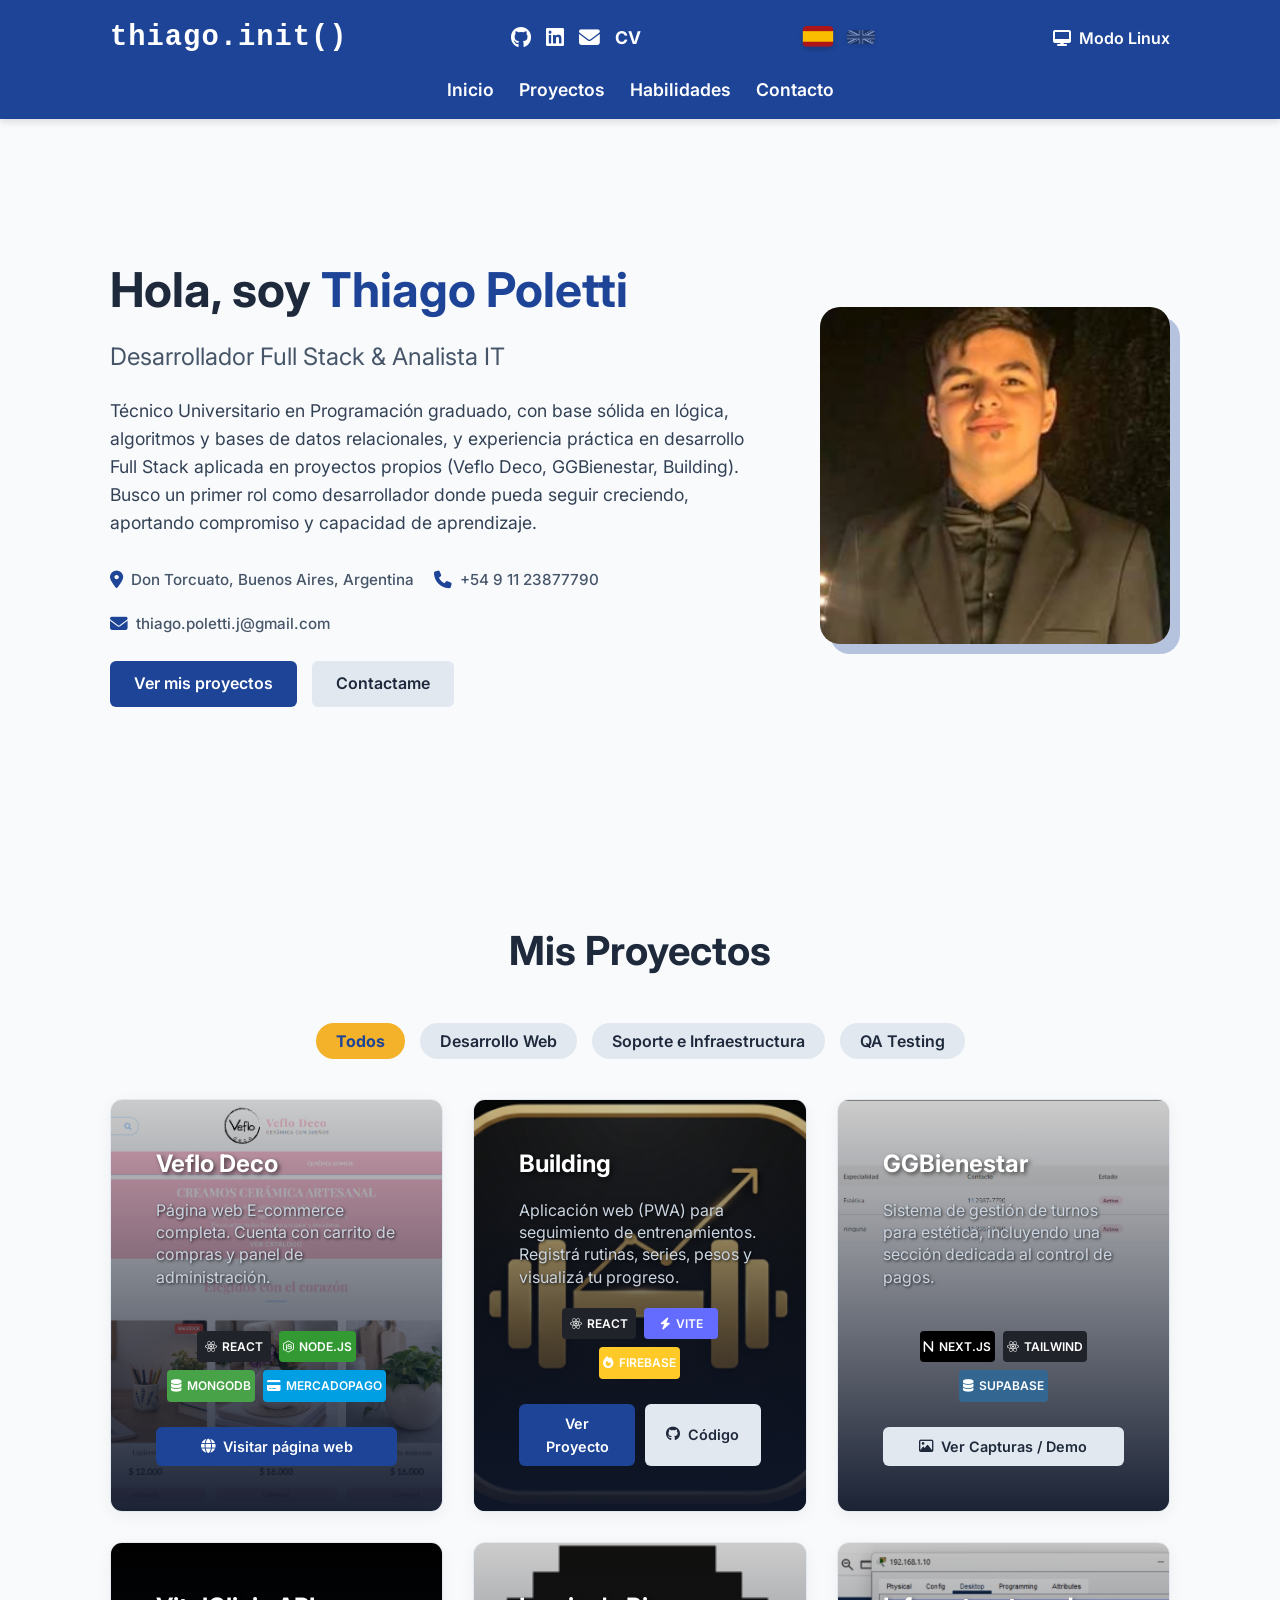
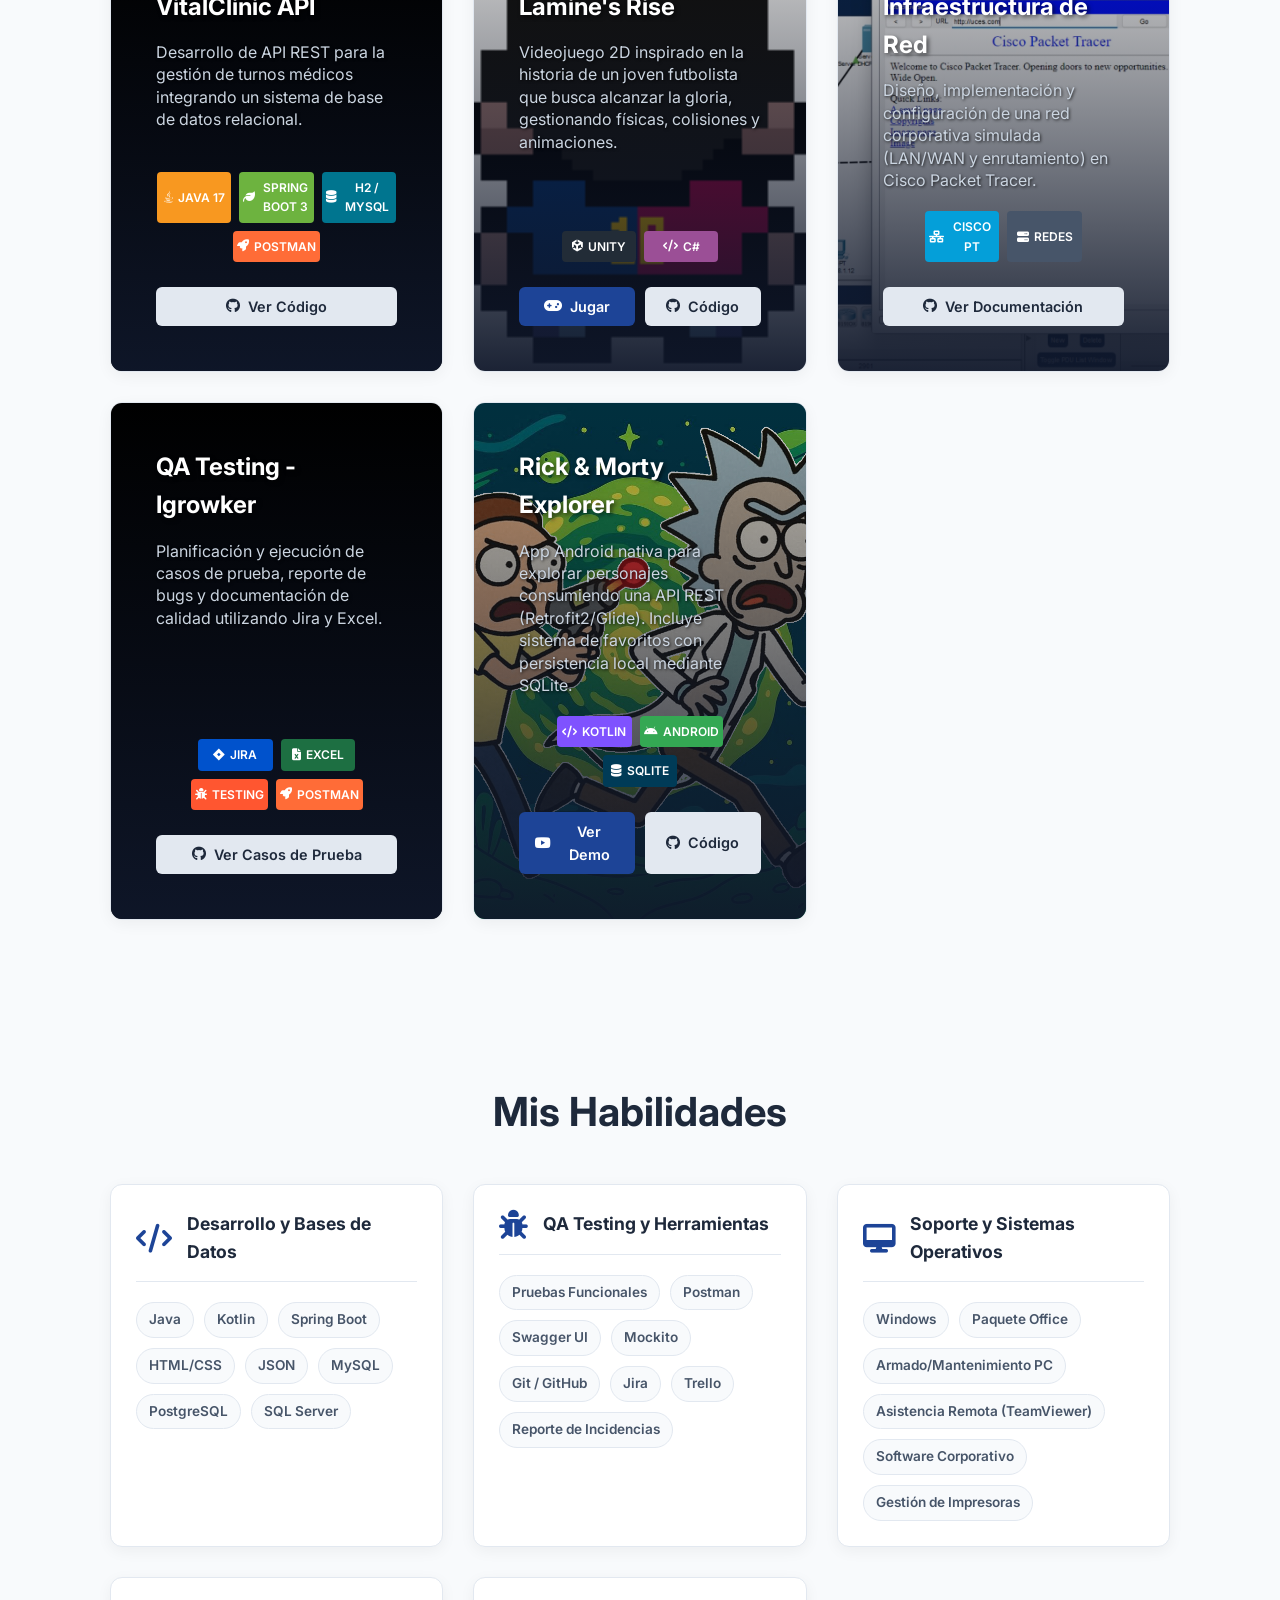
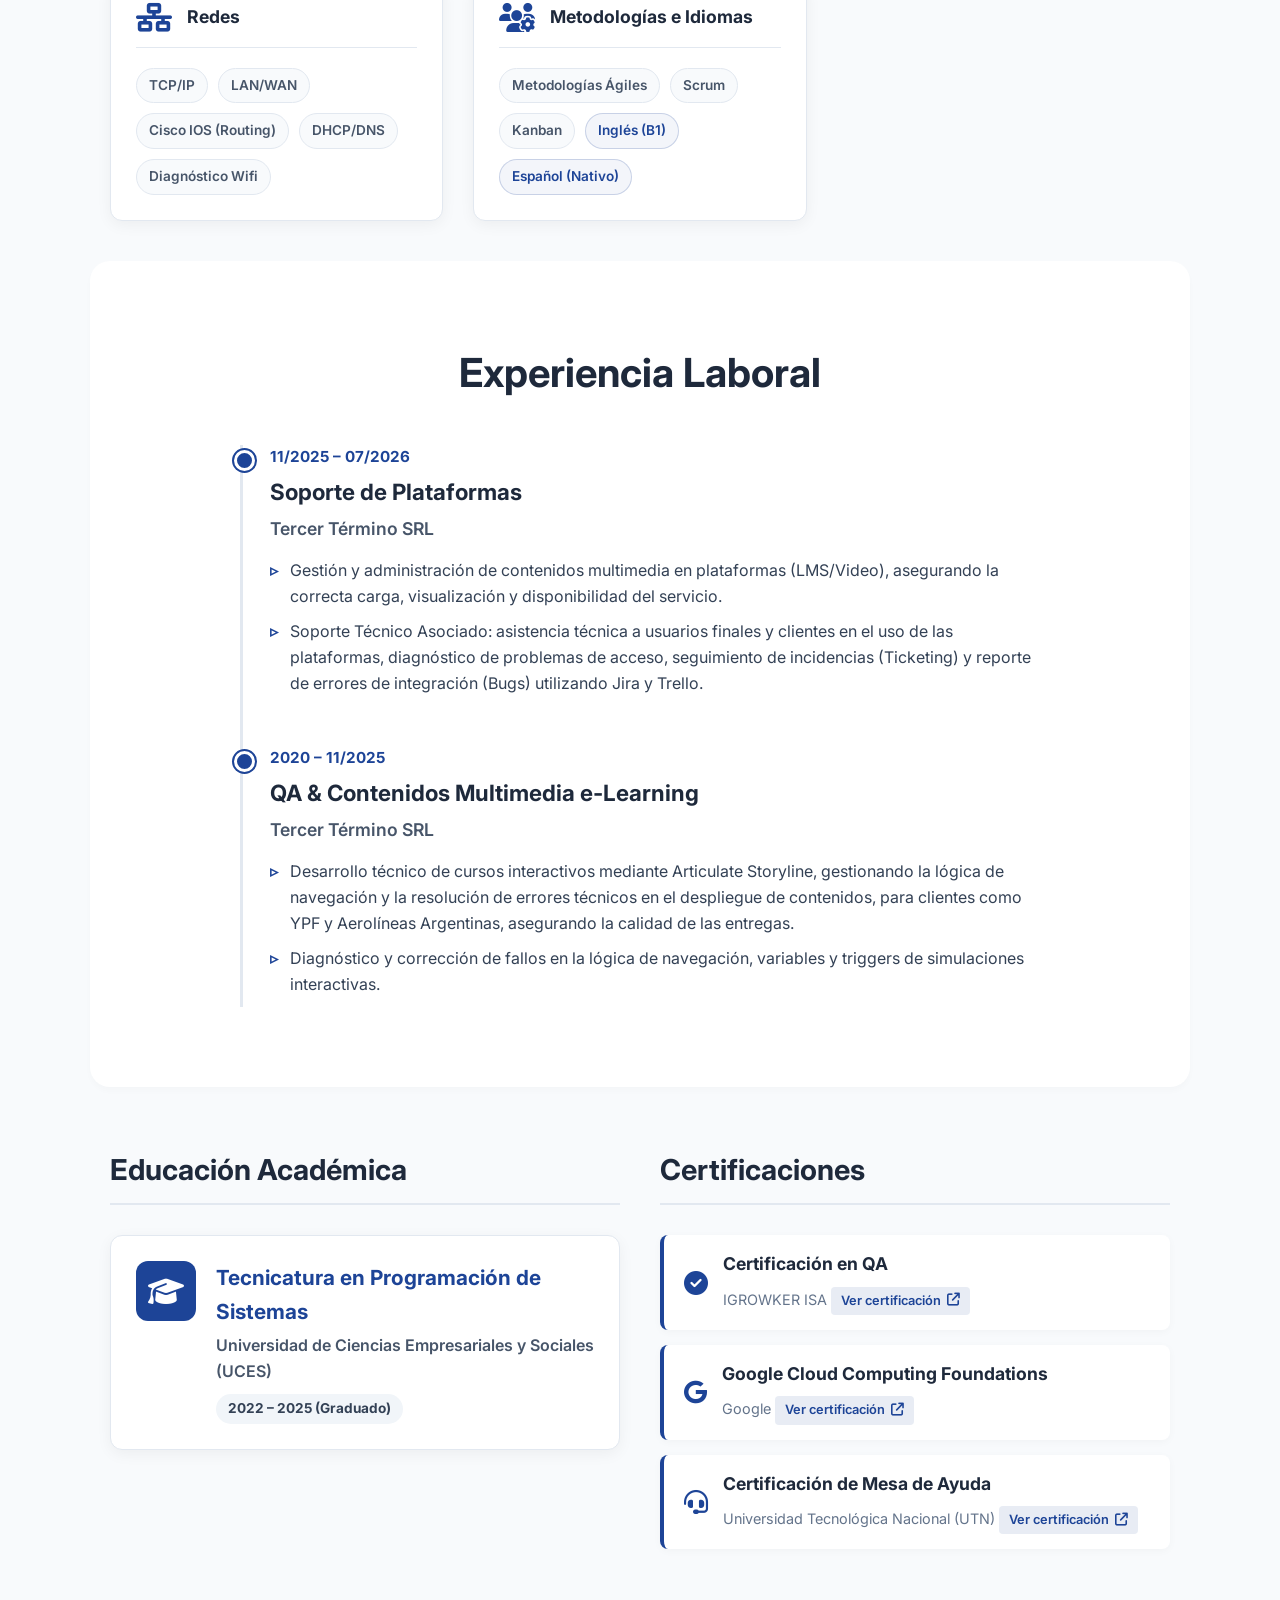
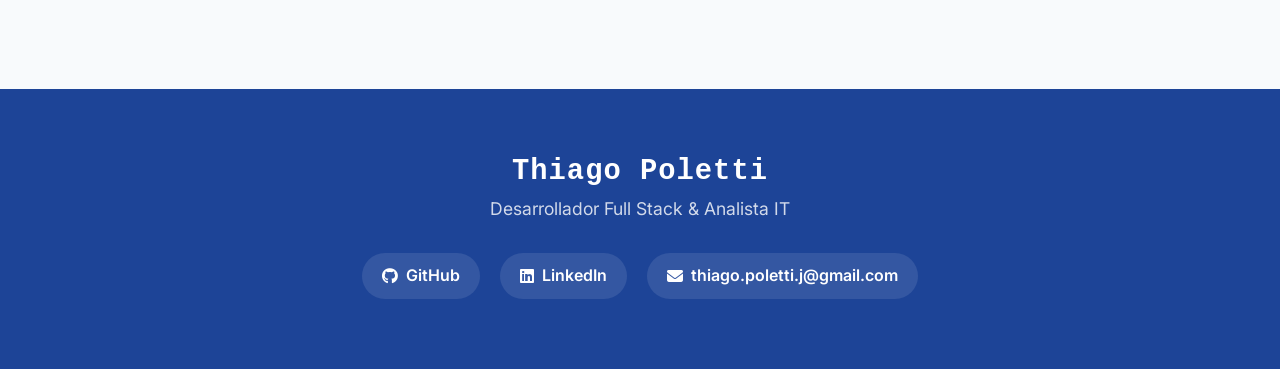
<file: index.html>
<!DOCTYPE html>
<html lang="es">

    <head>

    <meta name="description" content="Portafolio de Thiago Poletti, Desarrollador Full Stack y Analista QA. Explora mis proyectos, habilidades y modo terminal interactivo.">

    <!-- Open Graph / LinkedIn / Facebook -->
    <meta property="og:type" content="website">
    <meta property="og:url" content="https://thiagotjp.github.io/">
    <meta property="og:title" content="Thiago Poletti | Portafolio Interactivo">
    <meta property="og:description" content="Desarrollador Full Stack & Analista IT. Ingresá para ver mis proyectos y mi experiencia.">
    
    <!-- El formato exacto que pide LinkedIn en tu captura: -->
    <meta name="image" property="og:image" content="https://thiagotjp.github.io/assets/preview.png">

    <!-- Fuente de Google: Inter -->
    <link href="https://fonts.googleapis.com/css2?family=Inter:wght@300;400;600;700&display=swap" rel="stylesheet">

    <!-- Conexion estilos -->
    <link rel="stylesheet" href="styles.css">

    <!-- Iconos FontAwesome -->
    <link rel="stylesheet" href="https://cdnjs.cloudflare.com/ajax/libs/font-awesome/6.4.0/css/all.min.css">
</head>
<body>

    <!-- Navbar -->
    <header class="navbar">
        <div class="header-top container">
  
            <h1 class="logo">thiago.init()</h1>

            <!-- Iconos navbar sociales -->
            <div class="social-links">
                <a href="https://github.com/ThiagoTJP?tab=repositories" target="_blank" title="GitHub"><i
                        class="fa-brands fa-github"></i></a>
                <a href="https://www.linkedin.com/in/thiago-poletti/" target="_blank" title="LinkedIn"><i
                        class="fa-brands fa-linkedin"></i></a>
                <a href="mailto:thiago.poletti.j@gmail.com" title="Email"><i class="fa-solid fa-envelope"></i></a>
                <a href="assets/ThiagoPoletti_CV_Desarrollador.pdf" target="_blank" class="cv-link">CV</a>
            </div>

            <!-- Banderas  Idioma  -->
            <div class="language-selector">
                <button id="btn-es" class="flag-btn active" title="Español">
                    <img src="assets/bandera_esp.png" alt="ES">
                </button>
                <button id="btn-en" class="flag-btn" title="English">
                    <img src="assets/bandera_ingles.png" alt="EN">
                </button>
            </div>
            <button id="btn-terminal" class="btn-consola" title="Modo Consola">
                <i class="fa-solid fa-desktop"></i> Modo Linux
            </button>

        </div>

        <div class="header-bottom container">
            <nav>
                <ul class="nav-links">
                    <li><a href="#inicio" data-es="Inicio" data-en="Home">Inicio</a></li>
                    <li><a href="#proyectos" data-es="Proyectos" data-en="Projects">Proyectos</a></li>
                    <li><a href="#habilidades" data-es="Habilidades" data-en="Skills">Habilidades</a></li>
                    <li><a href="#contacto" data-es="Contacto" data-en="Contact">Contacto</a></li>
                </ul>
            </nav>
        </div>
    </header>


    <main>

        <div id="consola-linux" class="terminal-container" style="display: none;">
            <div class="terminal-header">
                <span class="dot red"></span>
                <span class="dot yellow"></span>
                <span class="dot green"></span>
                <span class="terminal-title">thiago@portfolio: ~</span>
            </div>
            <div class="terminal-body" id="terminal-body">
                <div class="terminal-input-line">
                    <span class="prompt">thiago@portfolio:~$</span>
                    <input type="text" id="terminal-input" autocomplete="off">
                </div>
            </div>
        </div>
        <!-- Sección Sobre mí -->
        <section id="sobre-mi" class="hero container">
            <div class="hero-content">
                <div class="hero-text">
                    <h2 data-es="Hola, soy <span class='highlight'>Thiago Poletti</span>"
                        data-en="Hi, I'm <span class='highlight'>Thiago Poletti</span>">
                        Hola, soy <span class="highlight">Thiago Poletti</span>
                    </h2>
                    <h3 data-es="Desarrollador Full Stack & Analista IT" data-en="Full Stack Developer & IT Analyst">
                        Desarrollador Full Stack & Analista IT
                    </h3>
                    <p data-es="Técnico Universitario en Programación graduado, con base sólida en lógica, algoritmos y bases de datos relacionales, y experiencia práctica en desarrollo Full Stack aplicada en proyectos propios (Veflo Deco, GGBienestar, Building). Busco un primer rol como desarrollador donde pueda seguir creciendo, aportando compromiso y capacidad de aprendizaje."
                        data-en="Graduated University Technician in Programming, with a solid foundation in logic, algorithms, and relational databases, and practical Full Stack development experience applied to my own projects (Veflo Deco, GGBienestar, Building). I am looking for my first role as a developer where I can continue growing, contributing commitment and a strong capacity to learn.">
                        Técnico Universitario en Programación graduado, con base sólida en lógica, algoritmos y bases de
                        datos relacionales, y experiencia práctica en desarrollo Full Stack aplicada en proyectos
                        propios (Veflo Deco, GGBienestar, Building). Busco un primer rol como desarrollador donde pueda
                        seguir creciendo, aportando compromiso y capacidad de aprendizaje.
                    </p>

                    <!-- Fila contacto rápido -->
                    <div class="hero-contacto-rapido">
                        <span><i class="fa-solid fa-location-dot"></i> Don Torcuato, Buenos Aires, Argentina</span>
                        <span><i class="fa-solid fa-phone"></i> +54 9 11 23877790</span>
                        <span><i class="fa-solid fa-envelope"></i> thiago.poletti.j@gmail.com</span>
                    </div>

                    <div class="hero-buttons">
                        <a href="#proyectos" class="btn btn-primary" data-es="Ver mis proyectos"
                            data-en="View my projects">Ver mis proyectos</a>
                        <a href="#contacto" class="btn btn-secondary" data-es="Contactame"
                            data-en="Contact me">Contactame</a>
                    </div>
                </div>
                <div class="hero-image">
                    <img src="assets/fotocv.png" alt="Foto de Thiago Poletti">
                </div>
            </div>
        </section>

        <!-- Sección Proyectos -->
        <section id="proyectos" class="seccion-proyectos container">
            <h2 class="titulo-seccion" data-es="Mis Proyectos" data-en="My Projects">Mis Proyectos</h2>

            <!-- Botones de Filtro -->
            <div class="filtros-proyectos">
                <button class="btn-filtro active" data-filtro="todos" data-es="Todos" data-en="All">Todos</button>
                <button class="btn-filtro" data-filtro="desarrollo" data-es="Desarrollo Web"
                    data-en="Web Development">Desarrollo Web</button>
                <button class="btn-filtro" data-filtro="soporte" data-es="Soporte e Infraestructura"
                    data-en="Infrastructure & Support">Soporte e Infraestructura</button>
                <button class="btn-filtro" data-filtro="qa" data-es="QA Testing" data-en="QA Testing">QA
                    Testing</button>
            </div>

            <!-- Grilla de Tarjetas -->
            <div class="grilla-proyectos">

                <!-- Tarjeta 1: Veflo Deco -->
                <div class="tarjeta-proyecto" data-categoria="desarrollo qa">
                    <div class="proyecto-imagen">
                        <img src="assets/veflo.png" alt="Veflo Deco">
                    </div>
                    <div class="proyecto-info">
                        <h3>Veflo Deco</h3>
                        <p class="proyecto-desc"
                            data-es="Página web E-commerce completa. Cuenta con carrito de compras y panel de administración."
                            data-en="Complete E-commerce website. Features a shopping cart and an admin panel.">Página
                            web E-commerce completa. Cuenta con carrito de compras y panel de administración.</p>
                        <div class="proyecto-tags">
                            <span class="tag-react"><i class="fa-brands fa-react"></i> React</span>
                            <span class="tag-node"><i class="fa-brands fa-node-js"></i> Node.js</span>
                            <span class="tag-mongo"><i class="fa-solid fa-database"></i> MongoDB</span>
                            <span class="tag-mp"><i class="fa-solid fa-credit-card"></i> MercadoPago</span>
                        </div>
                        <div class="proyecto-links">
                            <a href="https://veflo.com.ar/" target="_blank" class="btn btn-sm btn-primary"
                                data-es="<i class='fa-solid fa-globe'></i> Visitar página web"
                                data-en="<i class='fa-solid fa-globe'></i> Visit Website"><i
                                    class="fa-solid fa-globe"></i> Visitar página web</a>
                        </div>
                    </div>
                </div>

                <!-- Tarjeta 2: Building -->
                <div class="tarjeta-proyecto" data-categoria="desarrollo qa">
                    <div class="proyecto-imagen">
                        <img src="assets/building.png" alt="Building">
                    </div>
                    <div class="proyecto-info">
                        <h3>Building</h3>
                        <p class="proyecto-desc"
                            data-es="Aplicación web (PWA) para seguimiento de entrenamientos. Registrá rutinas, series, pesos y visualizá tu progreso."
                            data-en="Web application (PWA) for workout tracking. Log routines, sets, weights, and visualize your progress.">
                            Aplicación web (PWA) para seguimiento de entrenamientos. Registrá rutinas, series, pesos y
                            visualizá tu progreso.</p>
                        <div class="proyecto-tags">
                            <span class="tag-react"><i class="fa-brands fa-react"></i> React</span>
                            <span class="tag-vite"><i class="fa-solid fa-bolt"></i> Vite</span>
                            <span class="tag-firebase"><i class="fa-solid fa-fire"></i> Firebase</span>
                        </div>
                        <div class="proyecto-links">
                            <a href="https://building-b21eb.web.app/" target="_blank" class="btn btn-sm btn-primary"
                                data-es="Ver Proyecto" data-en="View Project">Ver Proyecto</a>
                            <a href="https://github.com/ThiagoTJP/building-app" target="_blank"
                                class="btn btn-sm btn-secondary" data-es="<i class='fa-brands fa-github'></i> Código"
                                data-en="<i class='fa-brands fa-github'></i> Code"><i class="fa-brands fa-github"></i>
                                Código</a>
                        </div>
                    </div>
                </div>

                <!-- Tarjeta 5: GGBienestar  -->
                <div class="tarjeta-proyecto" data-categoria="desarrollo qa">
                    <div class="proyecto-imagen">
                        <img src="assets/ggbienestar.png" alt="GGBienestar">
                    </div>
                    <div class="proyecto-info">
                        <h3>GGBienestar</h3>
                        <p class="proyecto-desc"
                            data-es="Sistema de gestión de turnos para estética, incluyendo una sección dedicada al control de pagos."
                            data-en="Appointment management system for a beauty center, including a dedicated section for payment tracking.">
                            Sistema de gestión de turnos para estética, incluyendo una sección dedicada al control de
                            pagos.</p>
                        <div class="proyecto-tags">
                            <span class="tag-next"><i class="fa-solid fa-n"></i> Next.js</span>
                            <span class="tag-react"><i class="fa-brands fa-react"></i> Tailwind</span>
                            <span class="tag-postgres"><i class="fa-solid fa-database"></i> Supabase</span>
                        </div>
                        <div class="proyecto-links">
                            <a href="https://github.com/ThiagoTJP/GGBienestar" target="_blank"
                                class="btn btn-sm btn-secondary"
                                data-es="<i class='fa-regular fa-image'></i> Ver Capturas / Demo"
                                data-en="<i class='fa-regular fa-image'></i> View Screenshots / Demo"><i
                                    class="fa-regular fa-image"></i> Ver Capturas / Demo</a>
                        </div>
                    </div>
                </div>

                <!-- Tarjeta 3: VitalClinic API -->
                <div class="tarjeta-proyecto" data-categoria="desarrollo qa">
                    <div class="proyecto-imagen">
                        <img src="assets/fondo_negro_liso.png" alt="VitalClinic">
                    </div>
                    <div class="proyecto-info">
                        <h3>VitalClinic API</h3>
                        <p class="proyecto-desc"
                            data-es="Desarrollo de API REST para la gestión de turnos médicos integrando un sistema de base de datos relacional."
                            data-en="REST API development for medical appointment management integrating a relational database system.">
                            Desarrollo de API REST para la gestión de turnos médicos integrando un sistema de base de
                            datos relacional.</p>
                        <div class="proyecto-tags">
                            <span class="tag-java"><i class="fa-brands fa-java"></i> Java 17</span>
                            <span class="tag-spring"><i class="fa-solid fa-leaf"></i> Spring Boot 3</span>
                            <span class="tag-sql"><i class="fa-solid fa-database"></i> H2 / MySQL</span>
                            <span class="tag-postman"><i class="fa-solid fa-rocket"></i> Postman</span>
                        </div>
                        <div class="proyecto-links">
                            <a href="https://github.com/ThiagoTJP/VitalClinic-API" target="_blank"
                                class="btn btn-sm btn-secondary"
                                data-es="<i class='fa-brands fa-github'></i> Ver Código"
                                data-en="<i class='fa-brands fa-github'></i> View Code"><i
                                    class="fa-brands fa-github"></i> Ver Código</a>
                        </div>
                    </div>
                </div>

                <!-- Tarjeta 4: Lamine Rise -->
                <div class="tarjeta-proyecto" data-categoria="desarrollo qa">
                    <div class="proyecto-imagen">
                        <img src="assets/Lamine.png" alt="Lamine's Rise">
                    </div>
                    <div class="proyecto-info">
                        <h3>Lamine's Rise</h3>
                        <p class="proyecto-desc"
                            data-es="Videojuego 2D inspirado en la historia de un joven futbolista que busca alcanzar la gloria, gestionando físicas, colisiones y animaciones."
                            data-en="2D video game inspired by the story of a young football player seeking glory, managing physics, collisions, and animations.">
                            Videojuego 2D inspirado en la historia de un joven futbolista que busca alcanzar la gloria,
                            gestionando físicas, colisiones y animaciones.</p>
                        <div class="proyecto-tags">
                            <span class="tag-unity"><i class="fa-brands fa-unity"></i> Unity</span>
                            <span class="tag-csharp"><i class="fa-solid fa-code"></i> C#</span>
                        </div>
                        <div class="proyecto-links">
                            <a href="https://thiagouces.itch.io/lamine-rises" target="_blank"
                                class="btn btn-sm btn-primary" data-es="<i class='fa-solid fa-gamepad'></i> Jugar"
                                data-en="<i class='fa-solid fa-gamepad'></i> Play"><i class="fa-solid fa-gamepad"></i>
                                Jugar</a>
                            <a href="https://github.com/ThiagoTJP/Lamine-sRise" target="_blank"
                                class="btn btn-sm btn-secondary" data-es="<i class='fa-brands fa-github'></i> Código"
                                data-en="<i class='fa-brands fa-github'></i> Code"><i class="fa-brands fa-github"></i>
                                Código</a>
                        </div>
                    </div>
                </div>

                <!-- Tarjeta 6: Simulación de Red -->
                <div class="tarjeta-proyecto" data-categoria="soporte">
                    <div class="proyecto-imagen">
                        <img src="assets/cisco.png" alt="Simulacion de red">
                    </div>
                    <div class="proyecto-info">
                        <h3 data-es="Infraestructura de Red" data-en="Network Infrastructure">Infraestructura de Red
                        </h3>
                        <p class="proyecto-desc"
                            data-es="Diseño, implementación y configuración de una red corporativa simulada (LAN/WAN y enrutamiento) en Cisco Packet Tracer."
                            data-en="Design, implementation, and configuration of a simulated corporate network (LAN/WAN and routing) in Cisco Packet Tracer.">
                            Diseño, implementación y configuración de una red corporativa simulada (LAN/WAN y
                            enrutamiento) en Cisco Packet Tracer.</p>
                        <div class="proyecto-tags">
                            <span style="background-color: #049fd9;"><i class="fa-solid fa-network-wired"></i> Cisco
                                PT</span>
                            <span style="background-color: #475569;"><i class="fa-solid fa-server"></i> Redes</span>
                        </div>
                        <div class="proyecto-links">
                            <a href="https://github.com/ThiagoTJP/Infraestructura_redes" target="_blank"
                                class="btn btn-sm btn-secondary"
                                data-es="<i class='fa-brands fa-github'></i> Ver Documentación"
                                data-en="<i class='fa-brands fa-github'></i> View Documentation"><i
                                    class="fa-brands fa-github"></i> Ver Documentación</a>
                        </div>
                    </div>
                </div>

                <!-- Tarjeta 7: Proyecto QA -->
                <div class="tarjeta-proyecto" data-categoria="qa">
                    <div class="proyecto-imagen">
                        <img src="assets/fondo_negro_liso.png" alt="Proyecto QA">
                    </div>
                    <div class="proyecto-info">
                        <h3>QA Testing - Igrowker</h3>
                        <p class="proyecto-desc"
                            data-es="Planificación y ejecución de casos de prueba, reporte de bugs y documentación de calidad utilizando Jira y Excel."
                            data-en="Planning and execution of test cases, bug reporting, and quality documentation using Jira and Excel.">
                            Planificación y ejecución de casos de prueba, reporte de bugs y documentación de calidad
                            utilizando Jira y Excel.</p>
                        <div class="proyecto-tags">
                            <span style="background-color: #0052CC;"><i class="fa-brands fa-jira"></i> Jira</span>
                            <span style="background-color: #1D6F42;"><i class="fa-solid fa-file-excel"></i> Excel</span>
                            <span style="background-color: #ff5630;"><i class="fa-solid fa-bug"></i> Testing</span>
                            <span class="tag-postman"><i class="fa-solid fa-rocket"></i> Postman</span>
                        </div>
                        <div class="proyecto-links">
                            <a href="https://github.com/ThiagoTJP/Igrowker---QA-testing" target="_blank"
                                class="btn btn-sm btn-secondary"
                                data-es="<i class='fa-brands fa-github'></i> Ver Casos de Prueba"
                                data-en="<i class='fa-brands fa-github'></i> View Test Cases"><i
                                    class="fa-brands fa-github"></i> Ver Casos de Prueba</a>
                        </div>
                    </div>
                </div>

                <!-- Tarjeta: Rick & Morty App -->
                <div class="tarjeta-proyecto" data-categoria="desarrollo">
                    <div class="proyecto-imagen">
                        <img src="assets/rick_morty.png" alt="Rick & Morty Explorer">
                    </div>
                    <div class="proyecto-info">
                        <h3>Rick & Morty Explorer</h3>
                        <p class="proyecto-desc"
                            data-es="App Android nativa para explorar personajes consumiendo una API REST (Retrofit2/Glide). Incluye sistema de favoritos con persistencia local mediante SQLite."
                            data-en="Native Android app to explore characters consuming a REST API (Retrofit2/Glide). Includes a favorites system with local persistence using SQLite.">
                            App Android nativa para explorar personajes consumiendo una API REST (Retrofit2/Glide).
                            Incluye sistema de favoritos con persistencia local mediante SQLite.</p>
                        <div class="proyecto-tags">
                            <span class="tag-kotlin"><i class="fa-solid fa-code"></i> Kotlin</span>
                            <span class="tag-android"><i class="fa-brands fa-android"></i> Android</span>
                            <span class="tag-sqlite"><i class="fa-solid fa-database"></i> SQLite</span>
                        </div>
                        <div class="proyecto-links">
                            <a href="https://youtu.be/mg0490FEfsc" target="_blank" class="btn btn-sm btn-primary"
                                data-es="<i class='fa-brands fa-youtube'></i> Ver Demo"
                                data-en="<i class='fa-brands fa-youtube'></i> View Demo"><i
                                    class="fa-brands fa-youtube"></i> Ver Demo</a>
                            <a href="https://github.com/ThiagoTJP/RickAndMortyAPI" target="_blank"
                                class="btn btn-sm btn-secondary" data-es="<i class='fa-brands fa-github'></i> Código"
                                data-en="<i class='fa-brands fa-github'></i> Code"><i class="fa-brands fa-github"></i>
                                Código</a>
                        </div>
                    </div>
                </div>

            </div>
        </section>

        <!-- Sección Habilidades -->
        <section id="habilidades" class="seccion-habilidades container">
            <h2 class="titulo-seccion" data-es="Mis Habilidades" data-en="My Skills">Mis Habilidades</h2>

            <div class="grilla-habilidades">

                <!-- Desarrollo y Bases de Datos -->
                <div class="tarjeta-habilidad">
                    <div class="habilidad-header">
                        <i class="fa-solid fa-code"></i>
                        <h3 data-es="Desarrollo y Bases de Datos" data-en="Development & Databases">Desarrollo y Bases
                            de Datos</h3>
                    </div>
                    <div class="habilidad-tags">
                        <span>Java</span> <span>Kotlin</span> <span>Spring Boot</span>
                        <span>HTML/CSS</span> <span>JSON</span> <span>MySQL</span>
                        <span>PostgreSQL</span> <span>SQL Server</span>
                    </div>
                </div>

                <!-- QA y Testing -->
                <div class="tarjeta-habilidad">
                    <div class="habilidad-header">
                        <i class="fa-solid fa-bug"></i>
                        <h3 data-es="QA Testing y Herramientas" data-en="QA Testing & Tools">QA Testing y Herramientas
                        </h3>
                    </div>
                    <div class="habilidad-tags">
                        <span data-es="Pruebas Funcionales" data-en="Functional Testing">Pruebas Funcionales</span>
                        <span>Postman</span>
                        <span>Swagger UI</span> <span>Mockito</span> <span>Git / GitHub</span>
                        <span>Jira</span> <span>Trello</span> <span data-es="Reporte de Incidencias"
                            data-en="Bug Reporting">Reporte de Incidencias</span>
                    </div>
                </div>

                <!-- Soporte e Infraestructura -->
                <div class="tarjeta-habilidad">
                    <div class="habilidad-header">
                        <i class="fa-solid fa-desktop"></i>
                        <h3 data-es="Soporte y Sistemas Operativos" data-en="Support & Operating Systems">Soporte y
                            Sistemas Operativos</h3>
                    </div>
                    <div class="habilidad-tags">
                        <span>Windows</span> <span data-es="Paquete Office" data-en="Office Suite">Paquete Office</span>
                        <span data-es="Armado/Mantenimiento PC" data-en="PC Assembly/Maintenance">Armado/Mantenimiento
                            PC</span> <span data-es="Asistencia Remota (TeamViewer)"
                            data-en="Remote Assistance (TeamViewer)">Asistencia Remota (TeamViewer)</span>
                        <span data-es="Software Corporativo" data-en="Corporate Software">Software Corporativo</span>
                        <span data-es="Gestión de Impresoras" data-en="Printer Management">Gestión de Impresoras</span>
                    </div>
                </div>

                <!-- Redes -->
                <div class="tarjeta-habilidad">
                    <div class="habilidad-header">
                        <i class="fa-solid fa-network-wired"></i>
                        <h3 data-es="Redes" data-en="Networking">Redes</h3>
                    </div>
                    <div class="habilidad-tags">
                        <span>TCP/IP</span> <span>LAN/WAN</span> <span>Cisco IOS (Routing)</span>
                        <span>DHCP/DNS</span> <span data-es="Diagnóstico Wifi" data-en="WiFi Diagnostics">Diagnóstico
                            Wifi</span>
                    </div>
                </div>

                <!-- Metodologías e Idiomas -->
                <div class="tarjeta-habilidad">
                    <div class="habilidad-header">
                        <i class="fa-solid fa-users-gear"></i>
                        <h3 data-es="Metodologías e Idiomas" data-en="Methodologies & Languages">Metodologías e Idiomas
                        </h3>
                    </div>
                    <div class="habilidad-tags">
                        <span data-es="Metodologías Ágiles" data-en="Agile Methodologies">Metodologías Ágiles</span>
                        <span>Scrum</span> <span>Kanban</span>
                        <span class="tag-destacado" data-es="Inglés (B1)" data-en="English (B1)">Inglés (B1)</span>
                        <span class="tag-destacado" data-es="Español (Nativo)" data-en="Spanish (Native)">Español
                            (Nativo)</span>
                    </div>
                </div>

            </div>
        </section>

        <!-- Sección Experiencia Laboral -->
        <section id="experiencia" class="seccion-experiencia container">
            <h2 class="titulo-seccion" data-es="Experiencia Laboral" data-en="Work Experience">Experiencia Laboral</h2>

            <div class="linea-tiempo">

                <!-- Trabajo 1 -->
                <div class="item-experiencia">
                    <div class="experiencia-fecha">11/2025 – 07/2026</div>
                    <div class="experiencia-contenido">
                        <h3 data-es="Soporte de Plataformas" data-en="Platform Support">Soporte de Plataformas</h3>
                        <h4>Tercer Término SRL</h4>
                        <ul>
                            <li data-es="Gestión y administración de contenidos multimedia en plataformas (LMS/Video), asegurando la correcta carga, visualización y disponibilidad del servicio."
                                data-en="Management and administration of multimedia content on platforms (LMS/Video), ensuring correct loading, visualization, and service availability.">
                                Gestión y administración de contenidos multimedia en plataformas (LMS/Video), asegurando
                                la correcta carga, visualización y disponibilidad del servicio.</li>
                            <li data-es="Soporte Técnico Asociado: asistencia técnica a usuarios finales y clientes en el uso de las plataformas, diagnóstico de problemas de acceso, seguimiento de incidencias (Ticketing) y reporte de errores de integración (Bugs) utilizando Jira y Trello."
                                data-en="Associate Technical Support: technical assistance to end-users and clients using the platforms, diagnosing access issues, issue tracking (Ticketing), and bug reporting for integration errors using Jira and Trello.">
                                Soporte Técnico Asociado: asistencia técnica a usuarios finales y clientes en el uso de
                                las plataformas, diagnóstico de problemas de acceso, seguimiento de incidencias
                                (Ticketing) y reporte de errores de integración (Bugs) utilizando Jira y Trello.</li>
                        </ul>
                    </div>
                </div>

                <!-- Trabajo 2 -->
                <div class="item-experiencia">
                    <div class="experiencia-fecha" data-es="2020 – 11/2025" data-en="2020 – 11/2025">2020 – 11/2025
                    </div>
                    <div class="experiencia-contenido">
                        <h3 data-es="QA & Contenidos Multimedia e-Learning"
                            data-en="QA & e-Learning Multimedia Content">QA & Contenidos Multimedia e-Learning</h3>
                        <h4>Tercer Término SRL</h4>
                        <ul>
                            <li data-es="Desarrollo técnico de cursos interactivos mediante Articulate Storyline, gestionando la lógica de navegación y la resolución de errores técnicos en el despliegue de contenidos, para clientes como YPF y Aerolíneas Argentinas, asegurando la calidad de las entregas."
                                data-en="Technical development of interactive courses using Articulate Storyline, managing navigation logic and resolving technical errors in content deployment, for clients like YPF and Aerolíneas Argentinas, ensuring delivery quality.">
                                Desarrollo técnico de cursos interactivos mediante Articulate Storyline, gestionando la
                                lógica de navegación y la resolución de errores técnicos en el despliegue de contenidos,
                                para clientes como YPF y Aerolíneas Argentinas, asegurando la calidad de las entregas.
                            </li>
                            <li data-es="Diagnóstico y corrección de fallos en la lógica de navegación, variables y triggers de simulaciones interactivas."
                                data-en="Diagnosis and correction of failures in navigation logic, variables, and triggers in interactive simulations.">
                                Diagnóstico y corrección de fallos en la lógica de navegación, variables y triggers de
                                simulaciones interactivas.</li>
                        </ul>
                    </div>
                </div>

            </div>
        </section>

        <!-- Sección Educación y Certificaciones -->
        <section id="educacion" class="seccion-educacion container">
            <div class="educacion-grid">

                <!-- Columna Educación -->
                <div class="edu-columna">
                    <h2 class="titulo-seccion-chico" data-es="Educación Académica" data-en="Academic Education">
                        Educación Académica</h2>
                    <div class="tarjeta-edu">
                        <div class="icono-caja">
                            <i class="fa-solid fa-graduation-cap"></i>
                        </div>
                        <div class="edu-info">
                            <h3 data-es="Tecnicatura en Programación de Sistemas"
                                data-en="Systems Programming Technician">Tecnicatura en Programación de Sistemas</h3>
                            <h4 data-es="Universidad de Ciencias Empresariales y Sociales (UCES)"
                                data-en="University of Business and Social Sciences (UCES)">Universidad de Ciencias
                                Empresariales y Sociales (UCES)</h4>
                            <span class="edu-fecha" data-es="2022 – 2025 (Graduado)"
                                data-en="2022 – 2025 (Graduated)">2022 – 2025 (Graduado)</span>
                        </div>
                    </div>
                </div>

                <!-- Columna Certificaciones -->
                <div class="edu-columna">
                    <h2 class="titulo-seccion-chico" data-es="Certificaciones" data-en="Certifications">Certificaciones
                    </h2>
                    <div class="lista-certificaciones">

                        <!-- Certificación 1: QA -->
                        <div class="cert-item">
                            <i class="fa-solid fa-check-circle cert-icono"></i>
                            <div class="cert-info">
                                <h4 data-es="Certificación en QA" data-en="QA Certification">Certificación en QA</h4>
                                <span>IGROWKER ISA</span>
                                <a href="https://igrowker.com/certificate/MJ8D9FF5GOCOOQ8V" target="_blank"
                                    class="btn-cert"
                                    data-es="Ver certificación <i class='fa-solid fa-arrow-up-right-from-square'></i>"
                                    data-en="View certification <i class='fa-solid fa-arrow-up-right-from-square'></i>">
                                    Ver certificación <i class="fa-solid fa-arrow-up-right-from-square"></i>
                                </a>
                            </div>
                        </div>

                        <!-- Certificación 2: Google Cloud -->
                        <div class="cert-item">
                            <i class="fa-brands fa-google cert-icono"></i>
                            <div class="cert-info">
                                <h4>Google Cloud Computing Foundations</h4>
                                <span>Google</span>
                                <a href="https://www.skills.google/public_profiles/f47f9859-3abf-4457-b2e5-a168072fa4e7"
                                    target="_blank" class="btn-cert"
                                    data-es="Ver certificación <i class='fa-solid fa-arrow-up-right-from-square'></i>"
                                    data-en="View certification <i class='fa-solid fa-arrow-up-right-from-square'></i>">
                                    Ver certificación <i class="fa-solid fa-arrow-up-right-from-square"></i>
                                </a>
                            </div>
                        </div>

                        <!-- Certificación 3: UTN -->
                        <div class="cert-item">
                            <i class="fa-solid fa-headset cert-icono"></i>
                            <div class="cert-info">
                                <h4 data-es="Certificación de Mesa de Ayuda" data-en="Help Desk Certification">
                                    Certificación de Mesa de Ayuda</h4>
                                <span data-es="Universidad Tecnológica Nacional (UTN)"
                                    data-en="National Technological University (UTN)">Universidad Tecnológica Nacional
                                    (UTN)</span>
                                <a href="https://validator.centrodeelearning.com/validator/ZPD9dWp7e4" target="_blank"
                                    class="btn-cert"
                                    data-es="Ver certificación <i class='fa-solid fa-arrow-up-right-from-square'></i>"
                                    data-en="View certification <i class='fa-solid fa-arrow-up-right-from-square'></i>">
                                    Ver certificación <i class="fa-solid fa-arrow-up-right-from-square"></i>
                                </a>
                            </div>
                        </div>

                    </div>
                </div>

            </div>
        </section>
    </main>

    <!-- Footer con contacto real -->
    <footer id="contacto" class="footer">
        <div class="container footer-content">
            <h1 class="logo">Thiago Poletti</h1>
            <p class="footer-desc" data-es="Desarrollador Full Stack & Analista IT"
                data-en="Full Stack Developer & IT Analyst">Desarrollador Full Stack & Analista IT</p>

            <div class="footer-links-contacto">
                <a href="https://github.com/ThiagoTJP?tab=repositories" target="_blank" class="btn-footer">
                    <i class="fa-brands fa-github"></i> GitHub
                </a>
                <a href="https://www.linkedin.com/in/thiago-poletti/" target="_blank" class="btn-footer">
                    <i class="fa-brands fa-linkedin"></i> LinkedIn
                </a>
                <a href="mailto:thiago.poletti.j@gmail.com" class="btn-footer">
                    <i class="fa-solid fa-envelope"></i> thiago.poletti.j@gmail.com
                </a>
            </div>
        </div>
    </footer>

    <!-- Conexión JavaScript -->
    <script src="script.js"></script>
</body>

</html>
</file>
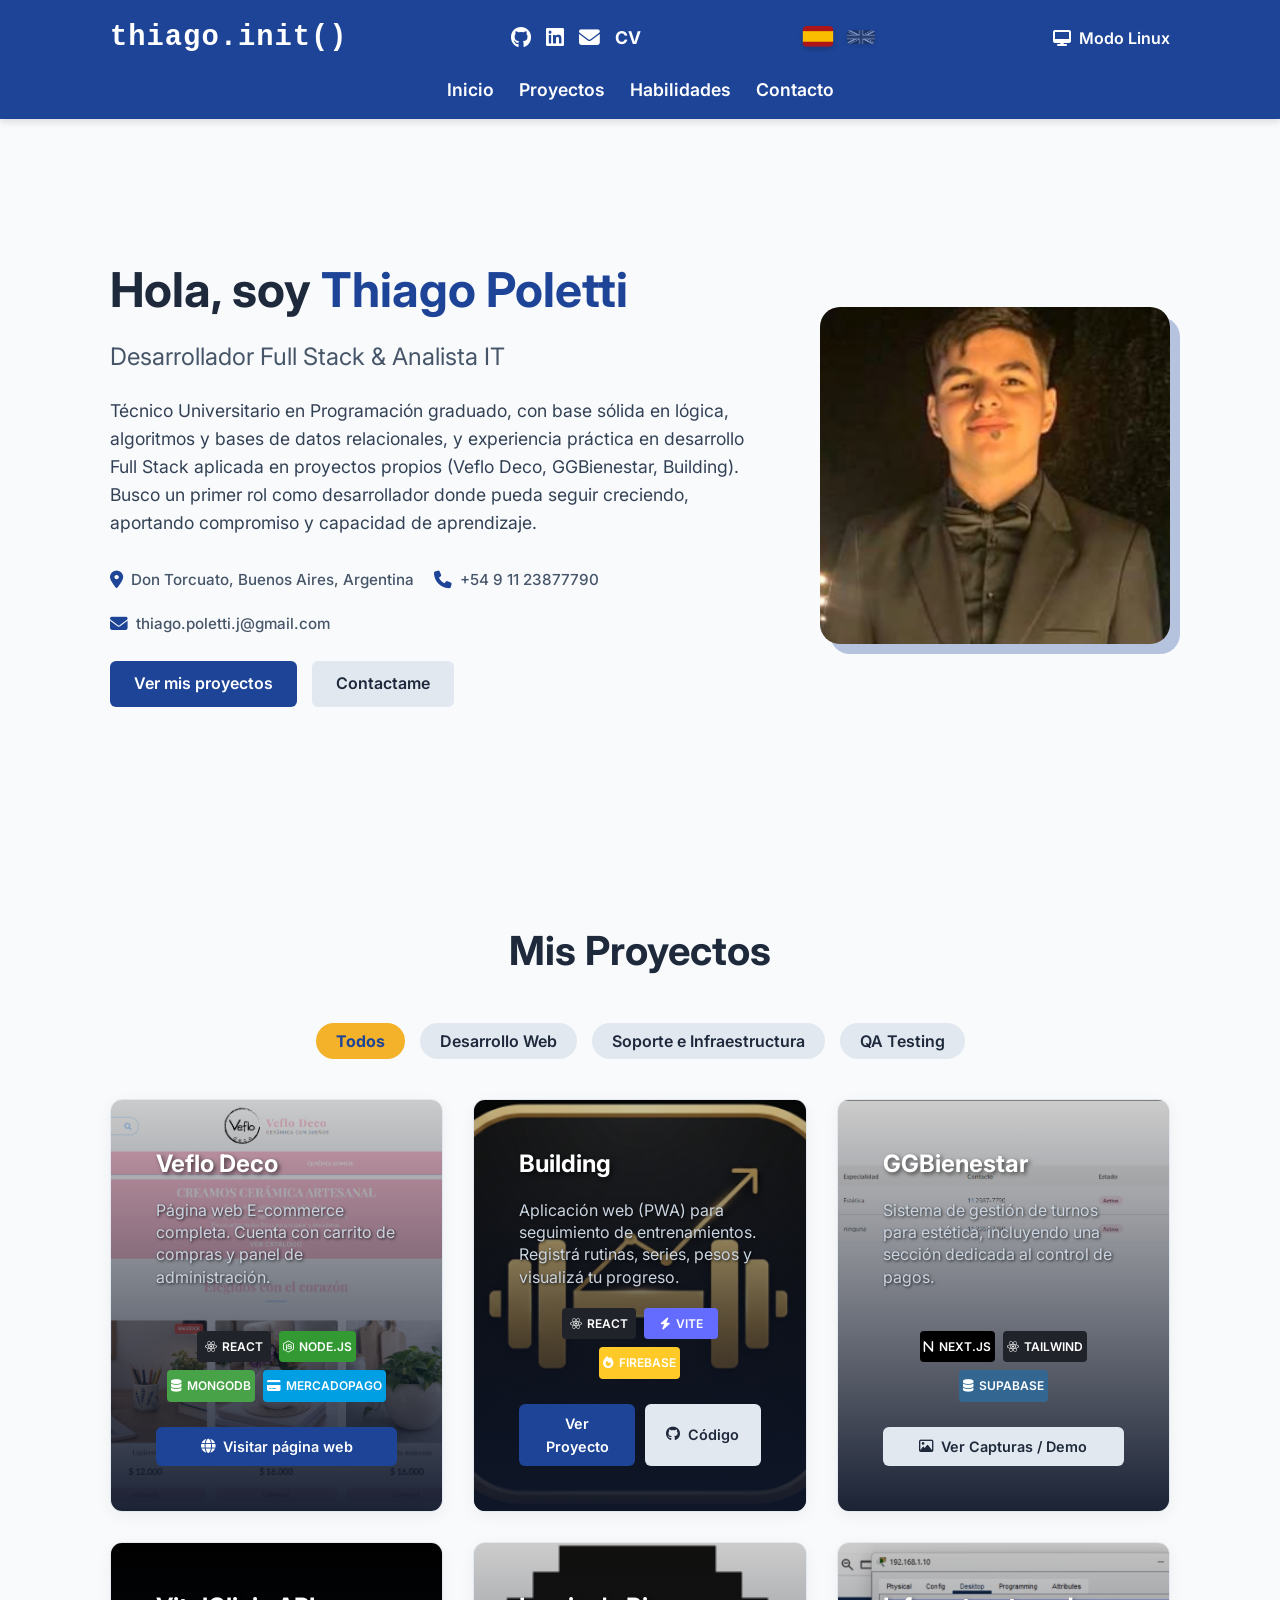
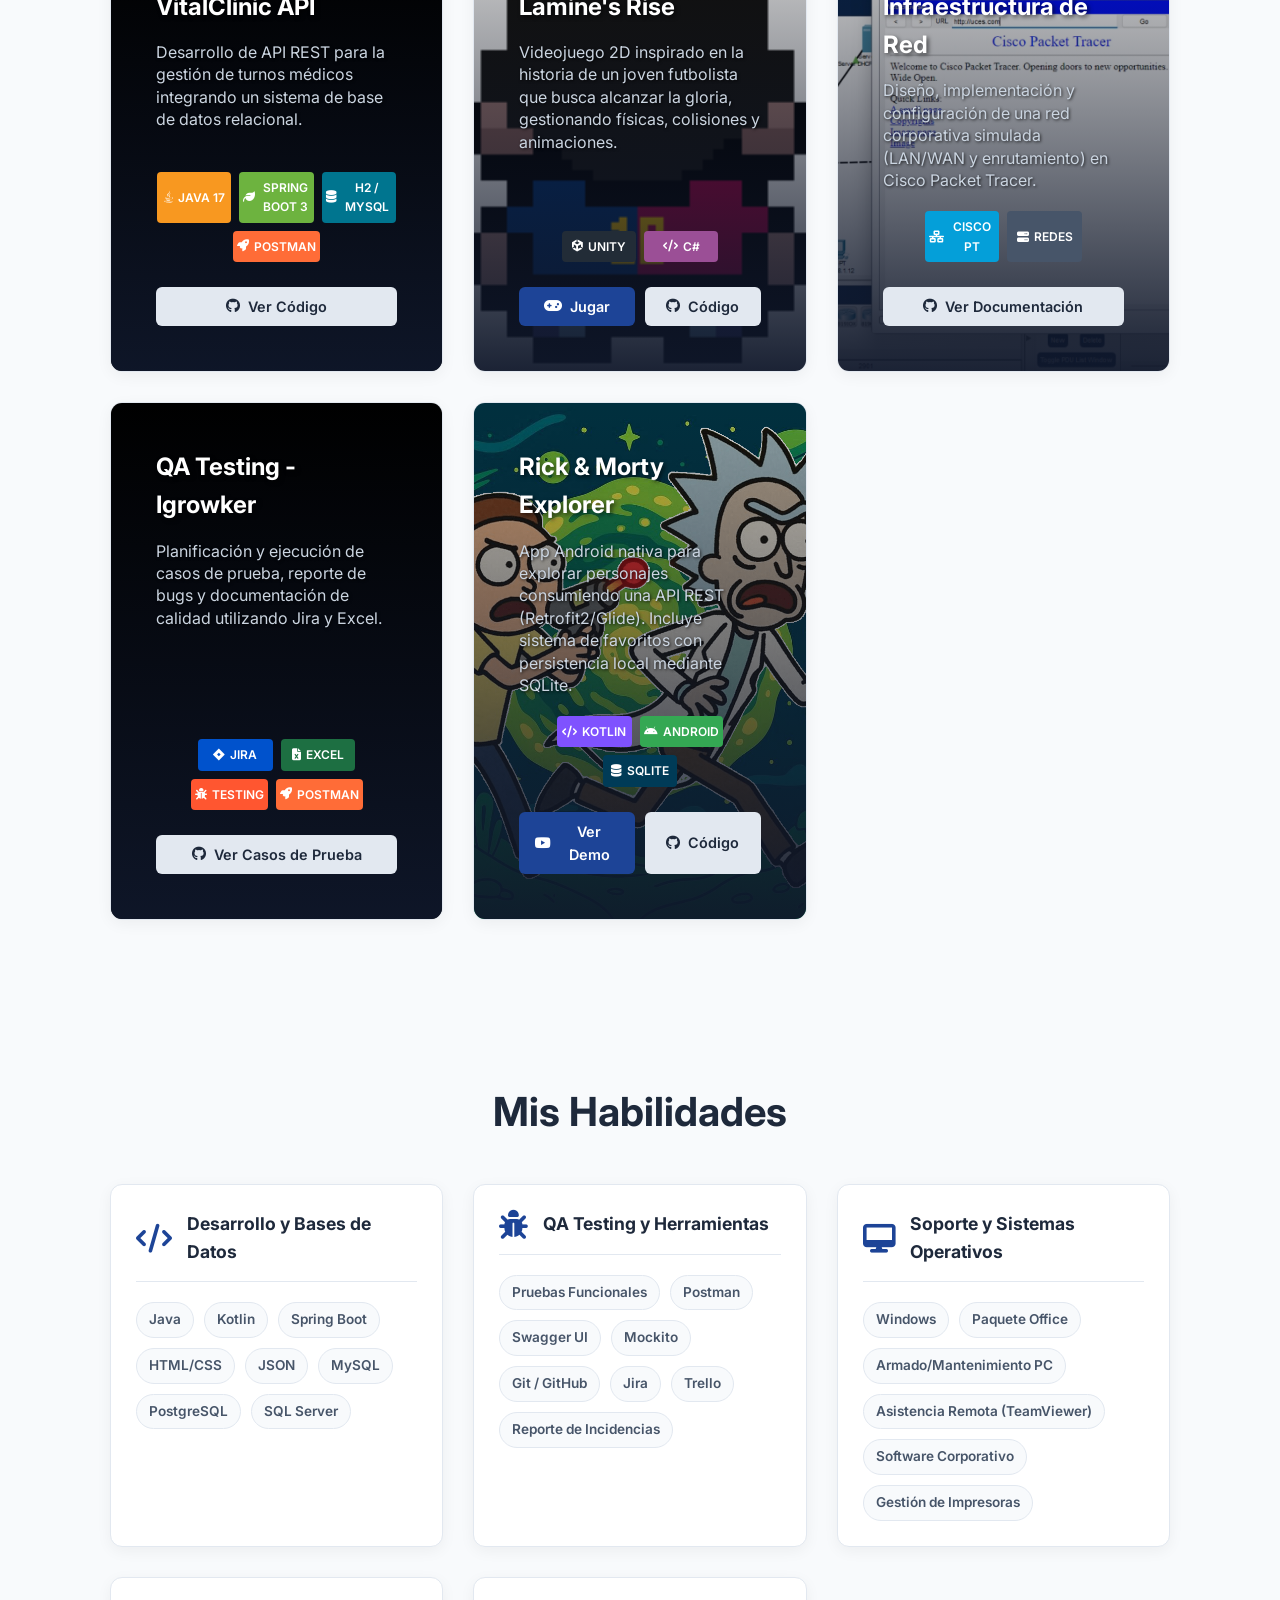
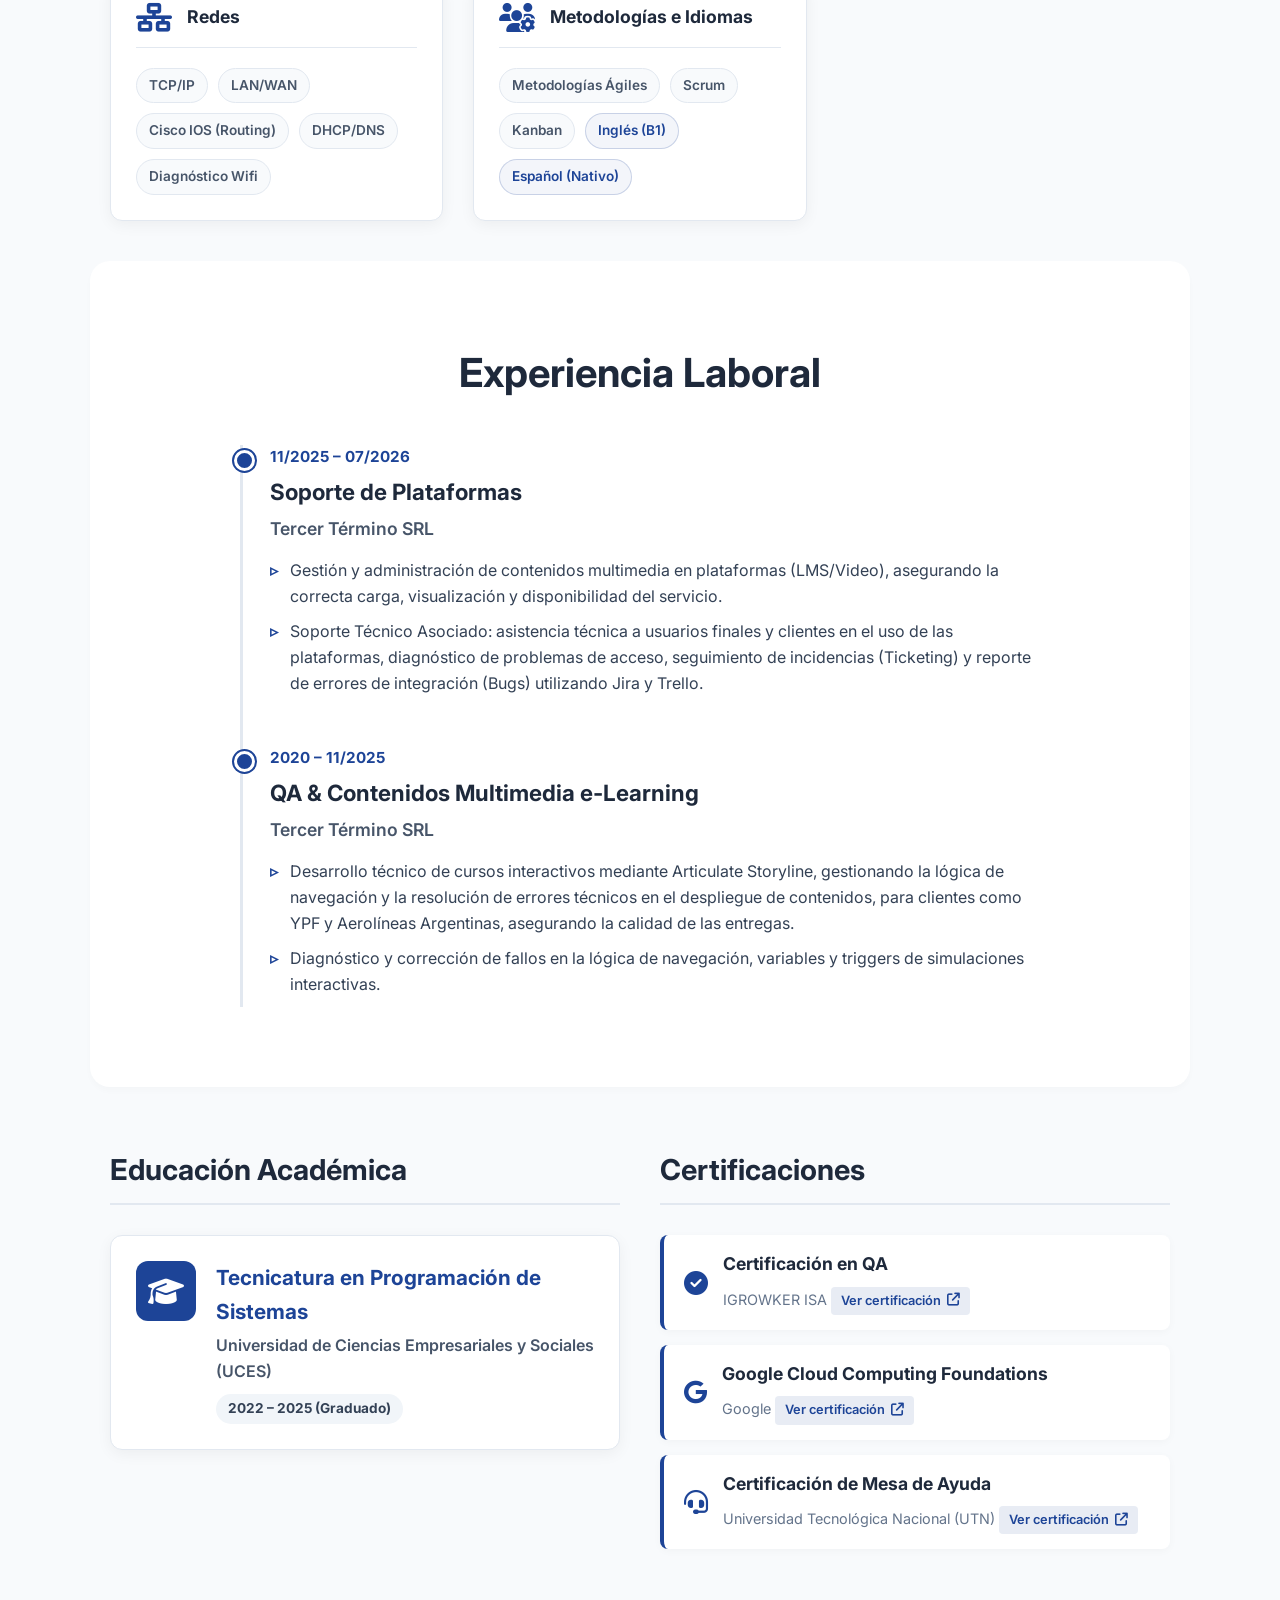
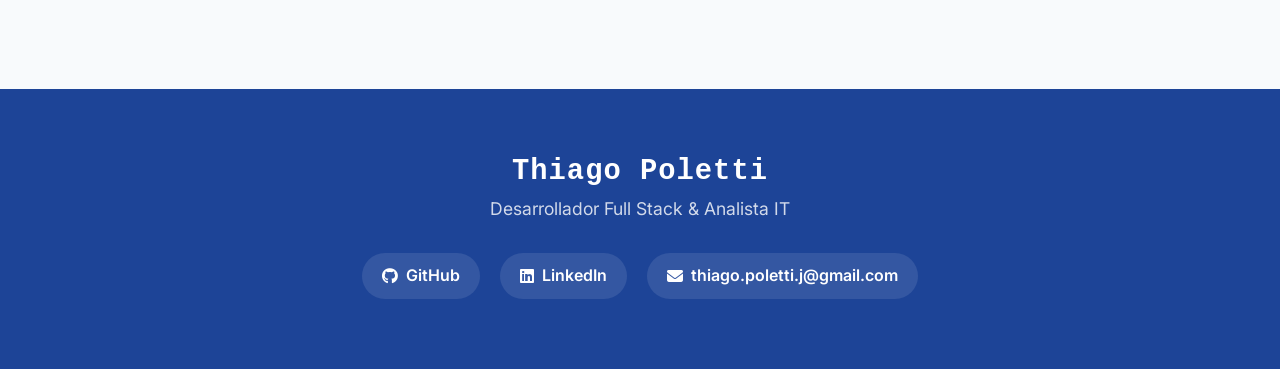
<file: portafolio-thiago/index.html>
<!DOCTYPE html>
<html lang="es">

<head>
    <meta charset="UTF-8">
    <meta name="viewport" content="width=device-width, initial-scale=1.0">
    <title>Thiago Poletti | Desarrollador & Analista IT</title>

    <!-- Fuente de Google: Inter -->
    <link href="https://fonts.googleapis.com/css2?family=Inter:wght@300;400;600;700&display=swap" rel="stylesheet">

    <!-- Conexion estilos -->
    <link rel="stylesheet" href="styles.css">

    <!-- Iconos FontAwesome -->
    <link rel="stylesheet" href="https://cdnjs.cloudflare.com/ajax/libs/font-awesome/6.4.0/css/all.min.css">
</head>

<body>

    <!-- Navbar -->
    <header class="navbar">
        <div class="header-top container">
  
            <h1 class="logo">thiago.init()</h1>

            <!-- Iconos navbar sociales -->
            <div class="social-links">
                <a href="https://github.com/ThiagoTJP?tab=repositories" target="_blank" title="GitHub"><i
                        class="fa-brands fa-github"></i></a>
                <a href="https://www.linkedin.com/in/thiago-poletti/" target="_blank" title="LinkedIn"><i
                        class="fa-brands fa-linkedin"></i></a>
                <a href="mailto:thiago.poletti.j@gmail.com" title="Email"><i class="fa-solid fa-envelope"></i></a>
                <a href="assets/ThiagoPoletti_CV_Desarrollador.pdf" target="_blank" class="cv-link">CV</a>
            </div>

            <!-- Banderas  Idioma  -->
            <div class="language-selector">
                <button id="btn-es" class="flag-btn active" title="Español">
                    <img src="assets/bandera_esp.png" alt="ES">
                </button>
                <button id="btn-en" class="flag-btn" title="English">
                    <img src="assets/bandera_ingles.png" alt="EN">
                </button>
            </div>
            <button id="btn-terminal" class="btn-consola" title="Modo Consola">
                <i class="fa-solid fa-desktop"></i> Modo Linux
            </button>

        </div>

        <div class="header-bottom container">
            <nav>
                <ul class="nav-links">
                    <li><a href="#inicio" data-es="Inicio" data-en="Home">Inicio</a></li>
                    <li><a href="#proyectos" data-es="Proyectos" data-en="Projects">Proyectos</a></li>
                    <li><a href="#habilidades" data-es="Habilidades" data-en="Skills">Habilidades</a></li>
                    <li><a href="#contacto" data-es="Contacto" data-en="Contact">Contacto</a></li>
                </ul>
            </nav>
        </div>
    </header>


    <main>

        <div id="consola-linux" class="terminal-container" style="display: none;">
            <div class="terminal-header">
                <span class="dot red"></span>
                <span class="dot yellow"></span>
                <span class="dot green"></span>
                <span class="terminal-title">thiago@portfolio: ~</span>
            </div>
            <div class="terminal-body" id="terminal-body">
                <div class="terminal-input-line">
                    <span class="prompt">thiago@portfolio:~$</span>
                    <input type="text" id="terminal-input" autocomplete="off">
                </div>
            </div>
        </div>
        <!-- Sección Sobre mí -->
        <section id="sobre-mi" class="hero container">
            <div class="hero-content">
                <div class="hero-text">
                    <h2 data-es="Hola, soy <span class='highlight'>Thiago Poletti</span>"
                        data-en="Hi, I'm <span class='highlight'>Thiago Poletti</span>">
                        Hola, soy <span class="highlight">Thiago Poletti</span>
                    </h2>
                    <h3 data-es="Desarrollador Full Stack & Analista IT" data-en="Full Stack Developer & IT Analyst">
                        Desarrollador Full Stack & Analista IT
                    </h3>
                    <p data-es="Técnico Universitario en Programación graduado, con base sólida en lógica, algoritmos y bases de datos relacionales, y experiencia práctica en desarrollo Full Stack aplicada en proyectos propios (Veflo Deco, GGBienestar, Building). Busco un primer rol como desarrollador donde pueda seguir creciendo, aportando compromiso y capacidad de aprendizaje."
                        data-en="Graduated University Technician in Programming, with a solid foundation in logic, algorithms, and relational databases, and practical Full Stack development experience applied to my own projects (Veflo Deco, GGBienestar, Building). I am looking for my first role as a developer where I can continue growing, contributing commitment and a strong capacity to learn.">
                        Técnico Universitario en Programación graduado, con base sólida en lógica, algoritmos y bases de
                        datos relacionales, y experiencia práctica en desarrollo Full Stack aplicada en proyectos
                        propios (Veflo Deco, GGBienestar, Building). Busco un primer rol como desarrollador donde pueda
                        seguir creciendo, aportando compromiso y capacidad de aprendizaje.
                    </p>

                    <!-- Fila contacto rápido -->
                    <div class="hero-contacto-rapido">
                        <span><i class="fa-solid fa-location-dot"></i> Don Torcuato, Buenos Aires, Argentina</span>
                        <span><i class="fa-solid fa-phone"></i> +54 9 11 23877790</span>
                        <span><i class="fa-solid fa-envelope"></i> thiago.poletti.j@gmail.com</span>
                    </div>

                    <div class="hero-buttons">
                        <a href="#proyectos" class="btn btn-primary" data-es="Ver mis proyectos"
                            data-en="View my projects">Ver mis proyectos</a>
                        <a href="#contacto" class="btn btn-secondary" data-es="Contactame"
                            data-en="Contact me">Contactame</a>
                    </div>
                </div>
                <div class="hero-image">
                    <img src="assets/fotocv.png" alt="Foto de Thiago Poletti">
                </div>
            </div>
        </section>

        <!-- Sección Proyectos -->
        <section id="proyectos" class="seccion-proyectos container">
            <h2 class="titulo-seccion" data-es="Mis Proyectos" data-en="My Projects">Mis Proyectos</h2>

            <!-- Botones de Filtro -->
            <div class="filtros-proyectos">
                <button class="btn-filtro active" data-filtro="todos" data-es="Todos" data-en="All">Todos</button>
                <button class="btn-filtro" data-filtro="desarrollo" data-es="Desarrollo Web"
                    data-en="Web Development">Desarrollo Web</button>
                <button class="btn-filtro" data-filtro="soporte" data-es="Soporte e Infraestructura"
                    data-en="Infrastructure & Support">Soporte e Infraestructura</button>
                <button class="btn-filtro" data-filtro="qa" data-es="QA Testing" data-en="QA Testing">QA
                    Testing</button>
            </div>

            <!-- Grilla de Tarjetas -->
            <div class="grilla-proyectos">

                <!-- Tarjeta 1: Veflo Deco -->
                <div class="tarjeta-proyecto" data-categoria="desarrollo qa">
                    <div class="proyecto-imagen">
                        <img src="assets/veflo.png" alt="Veflo Deco">
                    </div>
                    <div class="proyecto-info">
                        <h3>Veflo Deco</h3>
                        <p class="proyecto-desc"
                            data-es="Página web E-commerce completa. Cuenta con carrito de compras y panel de administración."
                            data-en="Complete E-commerce website. Features a shopping cart and an admin panel.">Página
                            web E-commerce completa. Cuenta con carrito de compras y panel de administración.</p>
                        <div class="proyecto-tags">
                            <span class="tag-react"><i class="fa-brands fa-react"></i> React</span>
                            <span class="tag-node"><i class="fa-brands fa-node-js"></i> Node.js</span>
                            <span class="tag-mongo"><i class="fa-solid fa-database"></i> MongoDB</span>
                            <span class="tag-mp"><i class="fa-solid fa-credit-card"></i> MercadoPago</span>
                        </div>
                        <div class="proyecto-links">
                            <a href="https://veflo.com.ar/" target="_blank" class="btn btn-sm btn-primary"
                                data-es="<i class='fa-solid fa-globe'></i> Visitar página web"
                                data-en="<i class='fa-solid fa-globe'></i> Visit Website"><i
                                    class="fa-solid fa-globe"></i> Visitar página web</a>
                        </div>
                    </div>
                </div>

                <!-- Tarjeta 2: Building -->
                <div class="tarjeta-proyecto" data-categoria="desarrollo qa">
                    <div class="proyecto-imagen">
                        <img src="assets/building.png" alt="Building">
                    </div>
                    <div class="proyecto-info">
                        <h3>Building</h3>
                        <p class="proyecto-desc"
                            data-es="Aplicación web (PWA) para seguimiento de entrenamientos. Registrá rutinas, series, pesos y visualizá tu progreso."
                            data-en="Web application (PWA) for workout tracking. Log routines, sets, weights, and visualize your progress.">
                            Aplicación web (PWA) para seguimiento de entrenamientos. Registrá rutinas, series, pesos y
                            visualizá tu progreso.</p>
                        <div class="proyecto-tags">
                            <span class="tag-react"><i class="fa-brands fa-react"></i> React</span>
                            <span class="tag-vite"><i class="fa-solid fa-bolt"></i> Vite</span>
                            <span class="tag-firebase"><i class="fa-solid fa-fire"></i> Firebase</span>
                        </div>
                        <div class="proyecto-links">
                            <a href="https://building-b21eb.web.app/" target="_blank" class="btn btn-sm btn-primary"
                                data-es="Ver Proyecto" data-en="View Project">Ver Proyecto</a>
                            <a href="https://github.com/ThiagoTJP/building-app" target="_blank"
                                class="btn btn-sm btn-secondary" data-es="<i class='fa-brands fa-github'></i> Código"
                                data-en="<i class='fa-brands fa-github'></i> Code"><i class="fa-brands fa-github"></i>
                                Código</a>
                        </div>
                    </div>
                </div>

                <!-- Tarjeta 5: GGBienestar  -->
                <div class="tarjeta-proyecto" data-categoria="desarrollo qa">
                    <div class="proyecto-imagen">
                        <img src="assets/ggbienestar.png" alt="GGBienestar">
                    </div>
                    <div class="proyecto-info">
                        <h3>GGBienestar</h3>
                        <p class="proyecto-desc"
                            data-es="Sistema de gestión de turnos para estética, incluyendo una sección dedicada al control de pagos."
                            data-en="Appointment management system for a beauty center, including a dedicated section for payment tracking.">
                            Sistema de gestión de turnos para estética, incluyendo una sección dedicada al control de
                            pagos.</p>
                        <div class="proyecto-tags">
                            <span class="tag-next"><i class="fa-solid fa-n"></i> Next.js</span>
                            <span class="tag-react"><i class="fa-brands fa-react"></i> Tailwind</span>
                            <span class="tag-postgres"><i class="fa-solid fa-database"></i> Supabase</span>
                        </div>
                        <div class="proyecto-links">
                            <a href="https://github.com/ThiagoTJP/GGBienestar" target="_blank"
                                class="btn btn-sm btn-secondary"
                                data-es="<i class='fa-regular fa-image'></i> Ver Capturas / Demo"
                                data-en="<i class='fa-regular fa-image'></i> View Screenshots / Demo"><i
                                    class="fa-regular fa-image"></i> Ver Capturas / Demo</a>
                        </div>
                    </div>
                </div>

                <!-- Tarjeta 3: VitalClinic API -->
                <div class="tarjeta-proyecto" data-categoria="desarrollo qa">
                    <div class="proyecto-imagen">
                        <img src="assets/fondo_negro_liso.png" alt="VitalClinic">
                    </div>
                    <div class="proyecto-info">
                        <h3>VitalClinic API</h3>
                        <p class="proyecto-desc"
                            data-es="Desarrollo de API REST para la gestión de turnos médicos integrando un sistema de base de datos relacional."
                            data-en="REST API development for medical appointment management integrating a relational database system.">
                            Desarrollo de API REST para la gestión de turnos médicos integrando un sistema de base de
                            datos relacional.</p>
                        <div class="proyecto-tags">
                            <span class="tag-java"><i class="fa-brands fa-java"></i> Java 17</span>
                            <span class="tag-spring"><i class="fa-solid fa-leaf"></i> Spring Boot 3</span>
                            <span class="tag-sql"><i class="fa-solid fa-database"></i> H2 / MySQL</span>
                            <span class="tag-postman"><i class="fa-solid fa-rocket"></i> Postman</span>
                        </div>
                        <div class="proyecto-links">
                            <a href="https://github.com/ThiagoTJP/VitalClinic-API" target="_blank"
                                class="btn btn-sm btn-secondary"
                                data-es="<i class='fa-brands fa-github'></i> Ver Código"
                                data-en="<i class='fa-brands fa-github'></i> View Code"><i
                                    class="fa-brands fa-github"></i> Ver Código</a>
                        </div>
                    </div>
                </div>

                <!-- Tarjeta 4: Lamine Rise -->
                <div class="tarjeta-proyecto" data-categoria="desarrollo qa">
                    <div class="proyecto-imagen">
                        <img src="assets/Lamine.png" alt="Lamine's Rise">
                    </div>
                    <div class="proyecto-info">
                        <h3>Lamine's Rise</h3>
                        <p class="proyecto-desc"
                            data-es="Videojuego 2D inspirado en la historia de un joven futbolista que busca alcanzar la gloria, gestionando físicas, colisiones y animaciones."
                            data-en="2D video game inspired by the story of a young football player seeking glory, managing physics, collisions, and animations.">
                            Videojuego 2D inspirado en la historia de un joven futbolista que busca alcanzar la gloria,
                            gestionando físicas, colisiones y animaciones.</p>
                        <div class="proyecto-tags">
                            <span class="tag-unity"><i class="fa-brands fa-unity"></i> Unity</span>
                            <span class="tag-csharp"><i class="fa-solid fa-code"></i> C#</span>
                        </div>
                        <div class="proyecto-links">
                            <a href="https://thiagouces.itch.io/lamine-rises" target="_blank"
                                class="btn btn-sm btn-primary" data-es="<i class='fa-solid fa-gamepad'></i> Jugar"
                                data-en="<i class='fa-solid fa-gamepad'></i> Play"><i class="fa-solid fa-gamepad"></i>
                                Jugar</a>
                            <a href="https://github.com/ThiagoTJP/Lamine-sRise" target="_blank"
                                class="btn btn-sm btn-secondary" data-es="<i class='fa-brands fa-github'></i> Código"
                                data-en="<i class='fa-brands fa-github'></i> Code"><i class="fa-brands fa-github"></i>
                                Código</a>
                        </div>
                    </div>
                </div>

                <!-- Tarjeta 6: Simulación de Red -->
                <div class="tarjeta-proyecto" data-categoria="soporte">
                    <div class="proyecto-imagen">
                        <img src="assets/cisco.png" alt="Simulacion de red">
                    </div>
                    <div class="proyecto-info">
                        <h3 data-es="Infraestructura de Red" data-en="Network Infrastructure">Infraestructura de Red
                        </h3>
                        <p class="proyecto-desc"
                            data-es="Diseño, implementación y configuración de una red corporativa simulada (LAN/WAN y enrutamiento) en Cisco Packet Tracer."
                            data-en="Design, implementation, and configuration of a simulated corporate network (LAN/WAN and routing) in Cisco Packet Tracer.">
                            Diseño, implementación y configuración de una red corporativa simulada (LAN/WAN y
                            enrutamiento) en Cisco Packet Tracer.</p>
                        <div class="proyecto-tags">
                            <span style="background-color: #049fd9;"><i class="fa-solid fa-network-wired"></i> Cisco
                                PT</span>
                            <span style="background-color: #475569;"><i class="fa-solid fa-server"></i> Redes</span>
                        </div>
                        <div class="proyecto-links">
                            <a href="https://github.com/ThiagoTJP/Infraestructura_redes" target="_blank"
                                class="btn btn-sm btn-secondary"
                                data-es="<i class='fa-brands fa-github'></i> Ver Documentación"
                                data-en="<i class='fa-brands fa-github'></i> View Documentation"><i
                                    class="fa-brands fa-github"></i> Ver Documentación</a>
                        </div>
                    </div>
                </div>

                <!-- Tarjeta 7: Proyecto QA -->
                <div class="tarjeta-proyecto" data-categoria="qa">
                    <div class="proyecto-imagen">
                        <img src="assets/fondo_negro_liso.png" alt="Proyecto QA">
                    </div>
                    <div class="proyecto-info">
                        <h3>QA Testing - Igrowker</h3>
                        <p class="proyecto-desc"
                            data-es="Planificación y ejecución de casos de prueba, reporte de bugs y documentación de calidad utilizando Jira y Excel."
                            data-en="Planning and execution of test cases, bug reporting, and quality documentation using Jira and Excel.">
                            Planificación y ejecución de casos de prueba, reporte de bugs y documentación de calidad
                            utilizando Jira y Excel.</p>
                        <div class="proyecto-tags">
                            <span style="background-color: #0052CC;"><i class="fa-brands fa-jira"></i> Jira</span>
                            <span style="background-color: #1D6F42;"><i class="fa-solid fa-file-excel"></i> Excel</span>
                            <span style="background-color: #ff5630;"><i class="fa-solid fa-bug"></i> Testing</span>
                            <span class="tag-postman"><i class="fa-solid fa-rocket"></i> Postman</span>
                        </div>
                        <div class="proyecto-links">
                            <a href="https://github.com/ThiagoTJP/Igrowker---QA-testing" target="_blank"
                                class="btn btn-sm btn-secondary"
                                data-es="<i class='fa-brands fa-github'></i> Ver Casos de Prueba"
                                data-en="<i class='fa-brands fa-github'></i> View Test Cases"><i
                                    class="fa-brands fa-github"></i> Ver Casos de Prueba</a>
                        </div>
                    </div>
                </div>

                <!-- Tarjeta: Rick & Morty App -->
                <div class="tarjeta-proyecto" data-categoria="desarrollo">
                    <div class="proyecto-imagen">
                        <img src="assets/rick_morty.png" alt="Rick & Morty Explorer">
                    </div>
                    <div class="proyecto-info">
                        <h3>Rick & Morty Explorer</h3>
                        <p class="proyecto-desc"
                            data-es="App Android nativa para explorar personajes consumiendo una API REST (Retrofit2/Glide). Incluye sistema de favoritos con persistencia local mediante SQLite."
                            data-en="Native Android app to explore characters consuming a REST API (Retrofit2/Glide). Includes a favorites system with local persistence using SQLite.">
                            App Android nativa para explorar personajes consumiendo una API REST (Retrofit2/Glide).
                            Incluye sistema de favoritos con persistencia local mediante SQLite.</p>
                        <div class="proyecto-tags">
                            <span class="tag-kotlin"><i class="fa-solid fa-code"></i> Kotlin</span>
                            <span class="tag-android"><i class="fa-brands fa-android"></i> Android</span>
                            <span class="tag-sqlite"><i class="fa-solid fa-database"></i> SQLite</span>
                        </div>
                        <div class="proyecto-links">
                            <a href="https://youtu.be/mg0490FEfsc" target="_blank" class="btn btn-sm btn-primary"
                                data-es="<i class='fa-brands fa-youtube'></i> Ver Demo"
                                data-en="<i class='fa-brands fa-youtube'></i> View Demo"><i
                                    class="fa-brands fa-youtube"></i> Ver Demo</a>
                            <a href="https://github.com/ThiagoTJP/RickAndMortyAPI" target="_blank"
                                class="btn btn-sm btn-secondary" data-es="<i class='fa-brands fa-github'></i> Código"
                                data-en="<i class='fa-brands fa-github'></i> Code"><i class="fa-brands fa-github"></i>
                                Código</a>
                        </div>
                    </div>
                </div>

            </div>
        </section>

        <!-- Sección Habilidades -->
        <section id="habilidades" class="seccion-habilidades container">
            <h2 class="titulo-seccion" data-es="Mis Habilidades" data-en="My Skills">Mis Habilidades</h2>

            <div class="grilla-habilidades">

                <!-- Desarrollo y Bases de Datos -->
                <div class="tarjeta-habilidad">
                    <div class="habilidad-header">
                        <i class="fa-solid fa-code"></i>
                        <h3 data-es="Desarrollo y Bases de Datos" data-en="Development & Databases">Desarrollo y Bases
                            de Datos</h3>
                    </div>
                    <div class="habilidad-tags">
                        <span>Java</span> <span>Kotlin</span> <span>Spring Boot</span>
                        <span>HTML/CSS</span> <span>JSON</span> <span>MySQL</span>
                        <span>PostgreSQL</span> <span>SQL Server</span>
                    </div>
                </div>

                <!-- QA y Testing -->
                <div class="tarjeta-habilidad">
                    <div class="habilidad-header">
                        <i class="fa-solid fa-bug"></i>
                        <h3 data-es="QA Testing y Herramientas" data-en="QA Testing & Tools">QA Testing y Herramientas
                        </h3>
                    </div>
                    <div class="habilidad-tags">
                        <span data-es="Pruebas Funcionales" data-en="Functional Testing">Pruebas Funcionales</span>
                        <span>Postman</span>
                        <span>Swagger UI</span> <span>Mockito</span> <span>Git / GitHub</span>
                        <span>Jira</span> <span>Trello</span> <span data-es="Reporte de Incidencias"
                            data-en="Bug Reporting">Reporte de Incidencias</span>
                    </div>
                </div>

                <!-- Soporte e Infraestructura -->
                <div class="tarjeta-habilidad">
                    <div class="habilidad-header">
                        <i class="fa-solid fa-desktop"></i>
                        <h3 data-es="Soporte y Sistemas Operativos" data-en="Support & Operating Systems">Soporte y
                            Sistemas Operativos</h3>
                    </div>
                    <div class="habilidad-tags">
                        <span>Windows</span> <span data-es="Paquete Office" data-en="Office Suite">Paquete Office</span>
                        <span data-es="Armado/Mantenimiento PC" data-en="PC Assembly/Maintenance">Armado/Mantenimiento
                            PC</span> <span data-es="Asistencia Remota (TeamViewer)"
                            data-en="Remote Assistance (TeamViewer)">Asistencia Remota (TeamViewer)</span>
                        <span data-es="Software Corporativo" data-en="Corporate Software">Software Corporativo</span>
                        <span data-es="Gestión de Impresoras" data-en="Printer Management">Gestión de Impresoras</span>
                    </div>
                </div>

                <!-- Redes -->
                <div class="tarjeta-habilidad">
                    <div class="habilidad-header">
                        <i class="fa-solid fa-network-wired"></i>
                        <h3 data-es="Redes" data-en="Networking">Redes</h3>
                    </div>
                    <div class="habilidad-tags">
                        <span>TCP/IP</span> <span>LAN/WAN</span> <span>Cisco IOS (Routing)</span>
                        <span>DHCP/DNS</span> <span data-es="Diagnóstico Wifi" data-en="WiFi Diagnostics">Diagnóstico
                            Wifi</span>
                    </div>
                </div>

                <!-- Metodologías e Idiomas -->
                <div class="tarjeta-habilidad">
                    <div class="habilidad-header">
                        <i class="fa-solid fa-users-gear"></i>
                        <h3 data-es="Metodologías e Idiomas" data-en="Methodologies & Languages">Metodologías e Idiomas
                        </h3>
                    </div>
                    <div class="habilidad-tags">
                        <span data-es="Metodologías Ágiles" data-en="Agile Methodologies">Metodologías Ágiles</span>
                        <span>Scrum</span> <span>Kanban</span>
                        <span class="tag-destacado" data-es="Inglés (B1)" data-en="English (B1)">Inglés (B1)</span>
                        <span class="tag-destacado" data-es="Español (Nativo)" data-en="Spanish (Native)">Español
                            (Nativo)</span>
                    </div>
                </div>

            </div>
        </section>

        <!-- Sección Experiencia Laboral -->
        <section id="experiencia" class="seccion-experiencia container">
            <h2 class="titulo-seccion" data-es="Experiencia Laboral" data-en="Work Experience">Experiencia Laboral</h2>

            <div class="linea-tiempo">

                <!-- Trabajo 1 -->
                <div class="item-experiencia">
                    <div class="experiencia-fecha">11/2025 – 07/2026</div>
                    <div class="experiencia-contenido">
                        <h3 data-es="Soporte de Plataformas" data-en="Platform Support">Soporte de Plataformas</h3>
                        <h4>Tercer Término SRL</h4>
                        <ul>
                            <li data-es="Gestión y administración de contenidos multimedia en plataformas (LMS/Video), asegurando la correcta carga, visualización y disponibilidad del servicio."
                                data-en="Management and administration of multimedia content on platforms (LMS/Video), ensuring correct loading, visualization, and service availability.">
                                Gestión y administración de contenidos multimedia en plataformas (LMS/Video), asegurando
                                la correcta carga, visualización y disponibilidad del servicio.</li>
                            <li data-es="Soporte Técnico Asociado: asistencia técnica a usuarios finales y clientes en el uso de las plataformas, diagnóstico de problemas de acceso, seguimiento de incidencias (Ticketing) y reporte de errores de integración (Bugs) utilizando Jira y Trello."
                                data-en="Associate Technical Support: technical assistance to end-users and clients using the platforms, diagnosing access issues, issue tracking (Ticketing), and bug reporting for integration errors using Jira and Trello.">
                                Soporte Técnico Asociado: asistencia técnica a usuarios finales y clientes en el uso de
                                las plataformas, diagnóstico de problemas de acceso, seguimiento de incidencias
                                (Ticketing) y reporte de errores de integración (Bugs) utilizando Jira y Trello.</li>
                        </ul>
                    </div>
                </div>

                <!-- Trabajo 2 -->
                <div class="item-experiencia">
                    <div class="experiencia-fecha" data-es="2020 – 11/2025" data-en="2020 – 11/2025">2020 – 11/2025
                    </div>
                    <div class="experiencia-contenido">
                        <h3 data-es="QA & Contenidos Multimedia e-Learning"
                            data-en="QA & e-Learning Multimedia Content">QA & Contenidos Multimedia e-Learning</h3>
                        <h4>Tercer Término SRL</h4>
                        <ul>
                            <li data-es="Desarrollo técnico de cursos interactivos mediante Articulate Storyline, gestionando la lógica de navegación y la resolución de errores técnicos en el despliegue de contenidos, para clientes como YPF y Aerolíneas Argentinas, asegurando la calidad de las entregas."
                                data-en="Technical development of interactive courses using Articulate Storyline, managing navigation logic and resolving technical errors in content deployment, for clients like YPF and Aerolíneas Argentinas, ensuring delivery quality.">
                                Desarrollo técnico de cursos interactivos mediante Articulate Storyline, gestionando la
                                lógica de navegación y la resolución de errores técnicos en el despliegue de contenidos,
                                para clientes como YPF y Aerolíneas Argentinas, asegurando la calidad de las entregas.
                            </li>
                            <li data-es="Diagnóstico y corrección de fallos en la lógica de navegación, variables y triggers de simulaciones interactivas."
                                data-en="Diagnosis and correction of failures in navigation logic, variables, and triggers in interactive simulations.">
                                Diagnóstico y corrección de fallos en la lógica de navegación, variables y triggers de
                                simulaciones interactivas.</li>
                        </ul>
                    </div>
                </div>

            </div>
        </section>

        <!-- Sección Educación y Certificaciones -->
        <section id="educacion" class="seccion-educacion container">
            <div class="educacion-grid">

                <!-- Columna Educación -->
                <div class="edu-columna">
                    <h2 class="titulo-seccion-chico" data-es="Educación Académica" data-en="Academic Education">
                        Educación Académica</h2>
                    <div class="tarjeta-edu">
                        <div class="icono-caja">
                            <i class="fa-solid fa-graduation-cap"></i>
                        </div>
                        <div class="edu-info">
                            <h3 data-es="Tecnicatura en Programación de Sistemas"
                                data-en="Systems Programming Technician">Tecnicatura en Programación de Sistemas</h3>
                            <h4 data-es="Universidad de Ciencias Empresariales y Sociales (UCES)"
                                data-en="University of Business and Social Sciences (UCES)">Universidad de Ciencias
                                Empresariales y Sociales (UCES)</h4>
                            <span class="edu-fecha" data-es="2022 – 2025 (Graduado)"
                                data-en="2022 – 2025 (Graduated)">2022 – 2025 (Graduado)</span>
                        </div>
                    </div>
                </div>

                <!-- Columna Certificaciones -->
                <div class="edu-columna">
                    <h2 class="titulo-seccion-chico" data-es="Certificaciones" data-en="Certifications">Certificaciones
                    </h2>
                    <div class="lista-certificaciones">

                        <!-- Certificación 1: QA -->
                        <div class="cert-item">
                            <i class="fa-solid fa-check-circle cert-icono"></i>
                            <div class="cert-info">
                                <h4 data-es="Certificación en QA" data-en="QA Certification">Certificación en QA</h4>
                                <span>IGROWKER ISA</span>
                                <a href="https://igrowker.com/certificate/MJ8D9FF5GOCOOQ8V" target="_blank"
                                    class="btn-cert"
                                    data-es="Ver certificación <i class='fa-solid fa-arrow-up-right-from-square'></i>"
                                    data-en="View certification <i class='fa-solid fa-arrow-up-right-from-square'></i>">
                                    Ver certificación <i class="fa-solid fa-arrow-up-right-from-square"></i>
                                </a>
                            </div>
                        </div>

                        <!-- Certificación 2: Google Cloud -->
                        <div class="cert-item">
                            <i class="fa-brands fa-google cert-icono"></i>
                            <div class="cert-info">
                                <h4>Google Cloud Computing Foundations</h4>
                                <span>Google</span>
                                <a href="https://www.skills.google/public_profiles/f47f9859-3abf-4457-b2e5-a168072fa4e7"
                                    target="_blank" class="btn-cert"
                                    data-es="Ver certificación <i class='fa-solid fa-arrow-up-right-from-square'></i>"
                                    data-en="View certification <i class='fa-solid fa-arrow-up-right-from-square'></i>">
                                    Ver certificación <i class="fa-solid fa-arrow-up-right-from-square"></i>
                                </a>
                            </div>
                        </div>

                        <!-- Certificación 3: UTN -->
                        <div class="cert-item">
                            <i class="fa-solid fa-headset cert-icono"></i>
                            <div class="cert-info">
                                <h4 data-es="Certificación de Mesa de Ayuda" data-en="Help Desk Certification">
                                    Certificación de Mesa de Ayuda</h4>
                                <span data-es="Universidad Tecnológica Nacional (UTN)"
                                    data-en="National Technological University (UTN)">Universidad Tecnológica Nacional
                                    (UTN)</span>
                                <a href="https://validator.centrodeelearning.com/validator/ZPD9dWp7e4" target="_blank"
                                    class="btn-cert"
                                    data-es="Ver certificación <i class='fa-solid fa-arrow-up-right-from-square'></i>"
                                    data-en="View certification <i class='fa-solid fa-arrow-up-right-from-square'></i>">
                                    Ver certificación <i class="fa-solid fa-arrow-up-right-from-square"></i>
                                </a>
                            </div>
                        </div>

                    </div>
                </div>

            </div>
        </section>
    </main>

    <!-- Footer con contacto real -->
    <footer id="contacto" class="footer">
        <div class="container footer-content">
            <h1 class="logo">Thiago Poletti</h1>
            <p class="footer-desc" data-es="Desarrollador Full Stack & Analista IT"
                data-en="Full Stack Developer & IT Analyst">Desarrollador Full Stack & Analista IT</p>

            <div class="footer-links-contacto">
                <a href="https://github.com/ThiagoTJP?tab=repositories" target="_blank" class="btn-footer">
                    <i class="fa-brands fa-github"></i> GitHub
                </a>
                <a href="https://www.linkedin.com/in/thiago-poletti/" target="_blank" class="btn-footer">
                    <i class="fa-brands fa-linkedin"></i> LinkedIn
                </a>
                <a href="mailto:thiago.poletti.j@gmail.com" class="btn-footer">
                    <i class="fa-solid fa-envelope"></i> thiago.poletti.j@gmail.com
                </a>
            </div>
        </div>
    </footer>

    <!-- Conexión JavaScript -->
    <script src="script.js"></script>
</body>

</html>
</file>
<file: styles.css>
/* --- 1. VARIABLES GLOBALES --- */
:root {
    --color-fondo: #f8fafc;
    --color-texto: #1e293b;
    --color-primario: #1d4497;
    --color-primario-hover: #F3B229;
    --color-secundario: #e2e8f0;
    --color-secundario-hover: #cbd5e1;
    --fuente-principal: 'Inter', sans-serif;
}

/* --- 2. RESET Y ESTILOS BASE --- */
* {
    margin: 0;
    padding: 0;
    box-sizing: border-box;
}

html {
    scroll-behavior: smooth;
}

body {
    font-family: var(--fuente-principal);
    background-color: var(--color-fondo);
    color: var(--color-texto);
    line-height: 1.6;
}

.container {
    max-width: 1100px;
    margin: 0 auto;
    padding: 0 20px;
}

/* --- 3. BARRA DE NAVEGACIÓN  --- */
.navbar {
    background-color: var(--color-primario);
    color: white;
    position: sticky;
    top: 0;
    z-index: 100;
    padding: 15px 0;
    box-shadow: 0 4px 6px rgba(0, 0, 0, 0.1);
}

.header-top {
    display: flex;
    justify-content: space-between;
    align-items: center;
    margin-bottom: 15px;
}

.logo {
    font-family: monospace;
    /* Tipografía estilo código */
    font-size: 1.8rem;
    color: white;
    letter-spacing: 1px;
}

.social-links {
    display: flex;
    gap: 15px;
    align-items: center;
}

.social-links a {
    color: white;
    font-size: 1.3rem;
    text-decoration: none;
    transition: transform 0.3s;
}

.social-links a:hover {
    color: var(--color-primario-hover);
    transform: translateY(-3px) scale(1.1);
    filter: drop-shadow(0 4px 10px rgba(243, 178, 41, 0.5));
}

.cv-link {
    font-weight: 700;
    font-size: 1.1rem !important;
    font-family: var(--fuente-principal);
}

.header-bottom {
    display: flex;
    justify-content: center;
    /* Centra los links de navegación */
}

.nav-links {
    list-style: none;
    display: flex;
    gap: 25px;
}

.nav-links a {
    color: white;
    text-decoration: none;
    font-weight: 600;
    font-size: 1.1rem;
    transition: opacity 0.3s;
}

.nav-links a:hover {
    color: var(--color-primario-hover);
    opacity: 1;
    transform: translateY(-3px);
    text-shadow: 0 4px 10px rgba(243, 178, 41, 0.5);
}

/* Contenedor superior (Redes + Banderas) */
.top-bar {
    display: flex;
    justify-content: space-between;
    align-items: center;
    width: 100%;
    padding: 10px 20px;
}

/* Contenedor de las banderas */
.language-selector {
    display: flex;
    gap: 15px;
}

/* Estilo base de los botones de banderas */
.flag-btn {
    background: none;
    border: none;
    cursor: pointer;
    padding: 0;
    transition: all 0.3s ease;
    opacity: 0.4;
    filter: grayscale(100%);
}

/* imagen se adapte al botón */
.flag-btn img {
    width: 28px;
    height: auto;
    border-radius: 4px;
    box-shadow: 0 2px 5px rgba(0, 0, 0, 0.2);
}

/* Animación hover */
.flag-btn:hover {
    transform: translateY(-3px);
    opacity: 0.8;
}

/* Estilo para la bandera del idioma ACTIVO */
.flag-btn.active {
    opacity: 1;
    filter: grayscale(0%);
    /* A todo color */
    transform: scale(1.1);
    /* Un poquito más grande */
}

/* --- 4. SECCIÓN Sobre mí --- */
.hero {
    min-height: 80vh;
    display: flex;
    align-items: center;
    padding-top: 60px;
    padding-bottom: 60px;
}

.hero-content {
    display: flex;
    align-items: center;
    justify-content: space-between;
    gap: 50px;
    width: 100%;
}

.hero-text {
    flex: 1;
}

.hero-text h2 {
    font-size: 3rem;
    margin-bottom: 10px;
}

.highlight {
    color: #f58634;
}

.hero-text h3 {
    font-size: 1.5rem;
    font-weight: 400;
    color: #475569;
    margin-bottom: 20px;
}

.hero-text p {
    font-size: 1.1rem;
    margin-bottom: 30px;
    color: #334155;
}

/* Estilos de tu foto */
.hero-image {
    flex-shrink: 0;
    width: 350px;
}

.hero-image img {
    width: 100%;
    height: auto;
    border-radius: 20px;
    box-shadow: 10px 10px 0px rgba(245, 134, 52, 0.2);
    object-fit: cover;
}

.highlight {
    color: var(--color-primario);
}

.hero-image img {
    width: 100%;
    height: auto;
    border-radius: 20px;
    box-shadow: 10px 10px 0px rgba(29, 68, 151, 0.3);
    object-fit: cover;
}

/* --- 5. BOTONES --- */
.hero-buttons {
    display: flex;
    gap: 15px;
}

.btn {
    padding: 10px 24px;
    border-radius: 6px;
    text-decoration: none;
    font-weight: 600;
    transition: background-color 0.3s ease;
}

/* Datos de contacto en el Hero */
.hero-contacto-rapido {
    display: flex;
    flex-wrap: wrap;
    gap: 20px;
    margin-bottom: 25px;
    font-size: 0.95rem;
    color: #475569;
}

.hero-contacto-rapido span {
    display: flex;
    align-items: center;
    gap: 8px;
    font-weight: 500;
}

.hero-contacto-rapido span i {
    color: var(--color-primario);
    font-size: 1.1rem;
}

.btn-primary {
    background-color: var(--color-primario);
    color: white;
}

.btn-primary:hover {
    background-color: var(--color-primario-hover);
}

.btn-secondary {
    background-color: var(--color-secundario);
    color: var(--color-texto);
}

.btn-secondary:hover {
    background-color: var(--color-secundario-hover);
}

/* --- 6. FOOTER BASICO --- */
.footer {
    background-color: #1e293b;
    color: white;
    text-align: center;
    padding: 40px 0;
    margin-top: 60px;
}


/* --- 7. RESPONSIVE (Celulares y Tablets) --- */
@media (max-width: 768px) {
    .header-top {
        flex-direction: column;
        gap: 15px;
    }

    .nav-links {
        flex-wrap: wrap;
        justify-content: center;
        gap: 15px;
    }

    .hero-content {
        flex-direction: column-reverse;
        /* Foto arriba, texto abajo */
        text-align: center;
    }

    .hero-buttons {
        justify-content: center;
    }

    .hero-image {
        width: 250px;
    }
}

/* --- 8. SECCIÓN PROYECTOS --- */
.seccion-proyectos {
    padding: 80px 20px;
}

.titulo-seccion {
    text-align: center;
    font-size: 2.5rem;
    margin-bottom: 40px;
    color: var(--color-texto);
}

/* Filtros */
.filtros-proyectos {
    display: flex;
    justify-content: center;
    flex-wrap: wrap;
    gap: 15px;
    margin-bottom: 40px;
}

.btn-filtro {
    padding: 8px 20px;
    background-color: var(--color-secundario);
    border: none;
    border-radius: 30px;
    font-size: 1rem;
    font-family: var(--fuente-principal);
    font-weight: 600;
    color: var(--color-texto);
    cursor: pointer;
    transition: all 0.3s ease;
}

/* --- ESTILOS PARA IMÁGENES DE FONDO EN TARJETAS --- */
.tarjeta-proyecto {
    position: relative;
    overflow: hidden;
    display: flex;
    flex-direction: column;
    min-height: 380px;
    border-radius: 12px;
    border: none;
    box-shadow: 0 5px 15px rgba(0, 0, 0, 0.2);
}

.proyecto-imagen {
    position: absolute;
    top: 0;
    left: 0;
    width: 100%;
    height: 100%;
    z-index: 1;
}

.proyecto-imagen img {
    width: 100%;
    height: 100%;
    object-fit: cover;
    transition: transform 0.5s ease;
}

.proyecto-imagen::after {
    content: '';
    position: absolute;
    top: 0;
    left: 0;
    width: 100%;
    height: 100%;
    background: linear-gradient(to bottom, rgba(0, 0, 0, 0.2) 0%, rgba(15, 23, 42, 0.95) 100%);
}

/* Animación de zoom de la imagen al pasar el mouse */
.tarjeta-proyecto:hover .proyecto-imagen img {
    transform: scale(1.15);
}

.proyecto-info {
    position: relative;
    z-index: 2;
    padding: 25px 20px;
    display: flex;
    flex-direction: column;
    flex-grow: 1;
    justify-content: flex-end;
}

.proyecto-info h3 {
    color: #ffffff !important;
    font-size: 1.5rem;
    margin-bottom: 10px;
    text-shadow: 2px 2px 4px rgba(0, 0, 0, 0.6);
}

.proyecto-desc {
    color: #cbd5e1 !important;
    margin-bottom: 15px;
    line-height: 1.4;
    text-shadow: 1px 1px 3px rgba(0, 0, 0, 0.8);
}

.proyecto-tags {
    margin-bottom: 15px;
    gap: 8px;
}

/* Efecto zoom al pasar el mouse por la tarjeta */
.tarjeta-proyecto:hover .proyecto-imagen img {
    transform: scale(1.1);
}

.proyecto-info {
    padding: 20px;
    flex-grow: 1;
    display: flex;
    flex-direction: column;
}

.proyecto-links {
    margin-top: auto;
}

/* Centrado para los botones de las tarjetas */
.proyecto-links .btn {
    display: inline-flex;
    align-items: center;
    justify-content: center;
    gap: 8px;
    text-align: center;
    height: 100%;
}

/* Efecto al pasar el mouse (hover) */
.btn-filtro:hover {
    background-color: var(--color-primario-hover);
    color: var(--color-primario);
    transform: translateY(-4px);
    box-shadow: 0 6px 15px rgba(243, 178, 41, 0.4);
}

.btn-filtro.active {
    background-color: var(--color-primario-hover);
    /* Fondo amarillo */
    color: var(--color-primario);
    /* Letra azul */
    font-weight: bold;
    border-color: var(--color-primario-hover);
}

/* Grilla de Tarjetas */
.grilla-proyectos {
    display: grid;
    grid-template-columns: repeat(auto-fill, minmax(320px, 1fr));
    gap: 30px;
}

.tarjeta-proyecto {
    background-color: #ffffff;
    border-radius: 12px;
    box-shadow: 0 4px 15px rgba(0, 0, 0, 0.05);
    padding: 25px;
    display: flex;
    flex-direction: column;
    transition: transform 0.3s ease, box-shadow 0.3s ease;
    border: 1px solid #e2e8f0;
}

.tarjeta-proyecto:hover {
    transform: translateY(-5px);
    box-shadow: 0 10px 25px rgba(0, 0, 0, 0.1);
}

.proyecto-info h3 {
    font-size: 1.5rem;
    margin-bottom: 15px;
    color: var(--color-primario);
}

.proyecto-desc {
    font-size: 1rem;
    color: #475569;
    margin-bottom: 20px;
    flex-grow: 1;
}

/* Etiquetas de tecnologías (Tags) */
.proyecto-tags {
    display: flex;
    flex-wrap: wrap;
    justify-content: center;
    gap: 8px;
    margin-bottom: 25px;
}

/* 2. Cada etiqueta individual */
.proyecto-tags span {
    flex: 0 0 calc(33.333% - 6px);
    box-sizing: border-box;
    padding: 6px 4px;
    border-radius: 4px;
    font-size: 0.75rem;
    font-weight: 600;
    text-transform: uppercase;
    display: flex;
    align-items: center;
    justify-content: center;
    gap: 5px;
    text-align: center;
    color: white;
}

.proyecto-tags span i {
    color: white;
}



/* --- COLORES POR TECNOLOGÍA (Fondos y ajustes) --- */

/* H2 / MySQL: Azul clásico de bases de datos relacionales */
.tag-sql {
    background-color: #00758F;
}

/* Postman */
.tag-postman {
    background-color: #FF6C37;
}

/* React: Fondo oscuro con icono celeste */
.tag-react {
    background-color: #20232a;
}

.tag-react i {
    color: #61dafb;
}

/* Etiquetas para la app móvil */
.tag-kotlin {
    background-color: #7F52FF;
    /* Morado sólido y vibrante */
    color: #ffffff !important;
}

.tag-android {
    background-color: #34A853;
    color: #ffffff !important;
}

.tag-sqlite {
    background-color: #003B57;
    color: #ffffff !important;
}

/* Node.js: Verde */
.tag-node {
    background-color: #339933;
}

/* MongoDB: Verde hoja */
.tag-mongo {
    background-color: #47A248;
}

/* MercadoPago: Celeste */
.tag-mp {
    background-color: #009EE3;
}

/* Vite: Violeta */
.tag-vite {
    background-color: #646CFF;
}

/* Firebase: Amarillo */
.tag-firebase {
    background-color: #FFCA28;
    color: #333333;
}

.tag-firebase i {
    color: #FF9100;
}

/* Icono naranja */

/* Java / Spring Boot: Verde/Naranja */
.tag-java {
    background-color: #f89820;
}

.tag-spring {
    background-color: #6DB33F;
}

/* Next.js: Negro */
.tag-next {
    background-color: #000000;
}

/* PostgreSQL: Azul marino */
.tag-postgres {
    background-color: #336791;
}

/* Unity: Gris oscuro/Negro */
.tag-unity {
    background-color: #222c37;
}

/* C#: Violeta */
.tag-csharp {
    background-color: #9B4F96;
}

/* Colores para los iconos de las marcas */
.fa-react {
    color: #61dafb;
}

.fa-node-js {
    color: #339933;
}

.fa-java {
    color: #f89820;
}

.fa-unity {
    color: #000000;
}


/* Botones dentro de la tarjeta */
.proyecto-links {
    display: flex;
    gap: 10px;
}

.btn-sm {
    padding: 8px 16px;
    font-size: 0.9rem;
    text-align: center;
    flex: 1;
    /* Hace que los dos botones ocupen el mismo ancho */
}

/* --- 9. SECCIÓN EXPERIENCIA LABORAL --- */
.seccion-experiencia {
    padding: 80px 20px;
    background-color: #ffffff;
    border-radius: 20px;
    margin-bottom: 60px;
    box-shadow: 0 4px 6px rgba(0, 0, 0, 0.02);
}

/* La caja que contiene toda la línea de tiempo */
.linea-tiempo {
    display: flex;
    flex-direction: column;
    gap: 40px;
    max-width: 800px;
    margin: 0 auto;
    position: relative;
}


.linea-tiempo::before {
    content: '';
    position: absolute;
    left: 0;
    top: 0;
    height: 100%;
    width: 3px;
    background-color: var(--color-secundario);
}

.item-experiencia {
    position: relative;
    padding-left: 30px;
}

/* El puntito en la línea de tiempo */
.item-experiencia::before {
    content: '';
    position: absolute;
    left: -6px;
    top: 5px;
    width: 15px;
    height: 15px;
    border-radius: 50%;
    background-color: var(--color-primario);
    border: 3px solid #ffffff;
    box-shadow: 0 0 0 2px var(--color-primario);
}

/* Estilos de los textos */
.experiencia-fecha {
    font-size: 0.95rem;
    color: var(--color-primario);
    font-weight: 700;
    margin-bottom: 5px;
}

.experiencia-contenido h3 {
    font-size: 1.4rem;
    color: var(--color-texto);
    margin-bottom: 5px;
}

.experiencia-contenido h4 {
    font-size: 1.1rem;
    color: #475569;
    font-weight: 600;
    margin-bottom: 15px;
}

/* Lista de tareas */
.experiencia-contenido ul {
    list-style-type: none;
}

.experiencia-contenido ul li {
    position: relative;
    padding-left: 20px;
    margin-bottom: 10px;
    color: #334155;
    font-size: 1rem;
}

.experiencia-contenido ul li::before {
    content: '▹';
    position: absolute;
    left: 0;
    top: 0;
    color: var(--color-primario);
    font-weight: bold;
}

/* --- 10. SECCIÓN EDUCACIÓN Y CERTIFICACIONES --- */
.seccion-educacion {
    padding: 0 20px 80px 20px;
}

.educacion-grid {
    display: grid;
    grid-template-columns: 1fr 1fr;
    gap: 40px;
}

.titulo-seccion-chico {
    font-size: 1.8rem;
    color: var(--color-texto);
    margin-bottom: 30px;
    border-bottom: 2px solid var(--color-secundario);
    padding-bottom: 10px;
}

/* Tarjeta Educación Principal */
.tarjeta-edu {
    display: flex;
    gap: 20px;
    background-color: #ffffff;
    padding: 25px;
    border-radius: 12px;
    box-shadow: 0 4px 15px rgba(0, 0, 0, 0.05);
    border: 1px solid #e2e8f0;
}

.icono-caja {
    background-color: var(--color-primario);
    color: white;
    width: 60px;
    height: 60px;
    border-radius: 12px;
    display: flex;
    align-items: center;
    justify-content: center;
    font-size: 1.8rem;
    flex-shrink: 0;
}

.edu-info h3 {
    font-size: 1.3rem;
    color: var(--color-primario);
    margin-bottom: 5px;
}

.edu-info h4 {
    font-size: 1rem;
    color: #475569;
    font-weight: 600;
    margin-bottom: 10px;
}

.edu-fecha {
    display: inline-block;
    background-color: #f1f5f9;
    color: #334155;
    padding: 4px 12px;
    border-radius: 20px;
    font-size: 0.85rem;
    font-weight: 700;
}

/* Lista de Certificaciones */
.lista-certificaciones {
    display: flex;
    flex-direction: column;
    gap: 15px;
}

.cert-item {
    display: flex;
    align-items: center;
    gap: 15px;
    background-color: #ffffff;
    padding: 15px 20px;
    border-radius: 8px;
    box-shadow: 0 2px 8px rgba(0, 0, 0, 0.03);
    border-left: 4px solid var(--color-primario);
}

.cert-icono {
    font-size: 1.5rem;
    color: var(--color-primario);
}

.cert-info h4 {
    font-size: 1.1rem;
    color: var(--color-texto);
}

.cert-info span {
    font-size: 0.9rem;
    color: #64748b;
}

/* Botón para ver certificaciones */
.btn-cert {
    display: inline-flex;
    align-items: center;
    gap: 6px;
    margin-top: 8px;
    padding: 4px 10px;
    font-size: 0.8rem;
    color: var(--color-primario);
    background-color: rgba(29, 68, 151, 0.1);
    border-radius: 4px;
    text-decoration: none;
    font-weight: 600;
    transition: all 0.3s ease;
}

.btn-cert:hover {
    background-color: var(--color-primario);
    color: white;
}

/* --- 11. FOOTER --- */
.footer {
    background-color: var(--color-primario);
    color: white;
    text-align: center;
    padding: 60px 0 30px 0;
}

.logo-footer {
    font-family: monospace;
    font-size: 2rem;
    margin-bottom: 10px;
}

.footer-desc {
    font-size: 1.1rem;
    opacity: 0.8;
    margin-bottom: 30px;
}

.footer-links-contacto {
    display: flex;
    justify-content: center;
    gap: 20px;
    margin-bottom: 40px;
    flex-wrap: wrap;
}

.btn-footer {
    display: flex;
    align-items: center;
    gap: 8px;
    background-color: rgba(255, 255, 255, 0.1);
    color: white;
    text-decoration: none;
    padding: 10px 20px;
    border-radius: 30px;
    font-weight: 600;
    transition: background-color 0.3s ease;
}

/* Efecto hover para los botones de contacto footer */
.btn-footer:hover {
    background-color: var(--color-primario-hover);
    color: var(--color-primario);
    transform: translateY(-4px);
    /* Levanta el botón suavemente */
    box-shadow: 0 6px 15px rgba(243, 178, 41, 0.4);
    /* Resplandor amarillo sutil */
}

.copyright {
    font-size: 0.9rem;
    opacity: 0.6;
    border-top: 1px solid rgba(255, 255, 255, 0.1);
    padding-top: 20px;
}


/* --- 12. SECCIÓN HABILIDADES --- */
.seccion-habilidades {
    padding: 80px 20px 40px 20px;
}

.grilla-habilidades {
    display: grid;
    grid-template-columns: repeat(auto-fit, minmax(280px, 1fr));
    gap: 30px;
}

.tarjeta-habilidad {
    background-color: #ffffff;
    border-radius: 12px;
    padding: 25px;
    box-shadow: 0 4px 15px rgba(0, 0, 0, 0.05);
    border: 1px solid #e2e8f0;
    transition: transform 0.3s ease;
}

.tarjeta-habilidad:hover {
    transform: translateY(-5px);
}

.habilidad-header {
    display: flex;
    align-items: center;
    gap: 15px;
    margin-bottom: 20px;
    padding-bottom: 15px;
    border-bottom: 1px solid var(--color-secundario);
}

.habilidad-header i {
    font-size: 1.8rem;
    color: var(--color-primario);
}

.habilidad-header h3 {
    font-size: 1.1rem;
    color: var(--color-texto);
}

.habilidad-tags {
    display: flex;
    flex-wrap: wrap;
    gap: 10px;
}

.habilidad-tags span {
    background-color: #f8fafc;
    color: #475569;
    padding: 6px 12px;
    border-radius: 20px;
    font-size: 0.85rem;
    font-weight: 600;
    border: 1px solid #e2e8f0;
}

.habilidad-tags .tag-destacado {
    background-color: rgba(29, 68, 151, 0.05);
    color: var(--color-primario);
    border-color: rgba(29, 68, 151, 0.2);
}


@media (max-width: 768px) {
    .educacion-grid {
        grid-template-columns: 1fr;
    }
}

/* --- MODO TERMINAL LINUX --- */

/* Estilo para el botón del Modo Linux */
.btn-consola {
    background: none;
    border: none;
    color: white;
    font-family: var(--fuente-principal);
    font-weight: 600;
    font-size: 1rem;
    cursor: pointer;
    display: inline-flex;
    align-items: center;
    gap: 8px;
    margin-left: 15px;
    transition: all 0.3s ease;
}

/* Efecto al pasar el mouse */
.btn-consola:hover {
    color: var(--color-primario-hover);
    transform: translateY(-3px);
}

.terminal-container {
    background-color: #0c0c0c;
    border-radius: 8px;
    box-shadow: 0 10px 30px rgba(0, 0, 0, 0.5);
    width: 90%;
    max-width: 900px;
    margin: 40px auto;
    overflow: hidden;
    font-family: 'Courier New', Courier, monospace;
    border: 1px solid #333;
}

.terminal-header {
    background-color: #2d2d2d;
    padding: 10px;
    display: flex;
    align-items: center;
    gap: 8px;
}

.dot {
    width: 12px;
    height: 12px;
    border-radius: 50%;
}

.dot.red {
    background-color: #ff5f56;
}

.dot.yellow {
    background-color: #ffbd2e;
}

.dot.green {
    background-color: #27c93f;
}

.terminal-title {
    color: #999;
    font-size: 0.85rem;
    margin-left: 10px;
    font-weight: bold;
}

.terminal-body {
    padding: 20px;
    height: 60vh;
    overflow-y: auto;
    color: #00ff00;
}

.terminal-text {
    margin: 5px 0;
    line-height: 1.5;
}

.comando-resalto {
    color: #f3b229;
    font-weight: bold;
}

/* Amarillo */

.terminal-input-line {
    display: flex;
    margin-top: 10px;
}

.prompt {
    color: #3b82f6;
    margin-right: 10px;
    font-weight: bold;
}

#terminal-input {
    background: transparent;
    border: none;
    color: #00ff00;
    font-family: 'Courier New', Courier, monospace;
    font-size: 1rem;
    flex-grow: 1;
    outline: none;
}
</file>
<file: portafolio-thiago/styles.css>
/* --- 1. VARIABLES GLOBALES --- */
:root {
    --color-fondo: #f8fafc;
    --color-texto: #1e293b;
    --color-primario: #1d4497;
    --color-primario-hover: #F3B229;
    --color-secundario: #e2e8f0;
    --color-secundario-hover: #cbd5e1;
    --fuente-principal: 'Inter', sans-serif;
}

/* --- 2. RESET Y ESTILOS BASE --- */
* {
    margin: 0;
    padding: 0;
    box-sizing: border-box;
}

html {
    scroll-behavior: smooth;
}

body {
    font-family: var(--fuente-principal);
    background-color: var(--color-fondo);
    color: var(--color-texto);
    line-height: 1.6;
}

.container {
    max-width: 1100px;
    margin: 0 auto;
    padding: 0 20px;
}

/* --- 3. BARRA DE NAVEGACIÓN  --- */
.navbar {
    background-color: var(--color-primario);
    color: white;
    position: sticky;
    top: 0;
    z-index: 100;
    padding: 15px 0;
    box-shadow: 0 4px 6px rgba(0, 0, 0, 0.1);
}

.header-top {
    display: flex;
    justify-content: space-between;
    align-items: center;
    margin-bottom: 15px;
}

.logo {
    font-family: monospace;
    /* Tipografía estilo código */
    font-size: 1.8rem;
    color: white;
    letter-spacing: 1px;
}

.social-links {
    display: flex;
    gap: 15px;
    align-items: center;
}

.social-links a {
    color: white;
    font-size: 1.3rem;
    text-decoration: none;
    transition: transform 0.3s;
}

.social-links a:hover {
    color: var(--color-primario-hover);
    transform: translateY(-3px) scale(1.1);
    filter: drop-shadow(0 4px 10px rgba(243, 178, 41, 0.5));
}

.cv-link {
    font-weight: 700;
    font-size: 1.1rem !important;
    font-family: var(--fuente-principal);
}

.header-bottom {
    display: flex;
    justify-content: center;
    /* Centra los links de navegación */
}

.nav-links {
    list-style: none;
    display: flex;
    gap: 25px;
}

.nav-links a {
    color: white;
    text-decoration: none;
    font-weight: 600;
    font-size: 1.1rem;
    transition: opacity 0.3s;
}

.nav-links a:hover {
    color: var(--color-primario-hover);
    opacity: 1;
    transform: translateY(-3px);
    text-shadow: 0 4px 10px rgba(243, 178, 41, 0.5);
}

/* Contenedor superior (Redes + Banderas) */
.top-bar {
    display: flex;
    justify-content: space-between;
    align-items: center;
    width: 100%;
    padding: 10px 20px;
}

/* Contenedor de las banderas */
.language-selector {
    display: flex;
    gap: 15px;
}

/* Estilo base de los botones de banderas */
.flag-btn {
    background: none;
    border: none;
    cursor: pointer;
    padding: 0;
    transition: all 0.3s ease;
    opacity: 0.4;
    filter: grayscale(100%);
}

/* imagen se adapte al botón */
.flag-btn img {
    width: 28px;
    height: auto;
    border-radius: 4px;
    box-shadow: 0 2px 5px rgba(0, 0, 0, 0.2);
}

/* Animación hover */
.flag-btn:hover {
    transform: translateY(-3px);
    opacity: 0.8;
}

/* Estilo para la bandera del idioma ACTIVO */
.flag-btn.active {
    opacity: 1;
    filter: grayscale(0%);
    /* A todo color */
    transform: scale(1.1);
    /* Un poquito más grande */
}

/* --- 4. SECCIÓN Sobre mí --- */
.hero {
    min-height: 80vh;
    display: flex;
    align-items: center;
    padding-top: 60px;
    padding-bottom: 60px;
}

.hero-content {
    display: flex;
    align-items: center;
    justify-content: space-between;
    gap: 50px;
    width: 100%;
}

.hero-text {
    flex: 1;
}

.hero-text h2 {
    font-size: 3rem;
    margin-bottom: 10px;
}

.highlight {
    color: #f58634;
}

.hero-text h3 {
    font-size: 1.5rem;
    font-weight: 400;
    color: #475569;
    margin-bottom: 20px;
}

.hero-text p {
    font-size: 1.1rem;
    margin-bottom: 30px;
    color: #334155;
}

/* Estilos de tu foto */
.hero-image {
    flex-shrink: 0;
    width: 350px;
}

.hero-image img {
    width: 100%;
    height: auto;
    border-radius: 20px;
    box-shadow: 10px 10px 0px rgba(245, 134, 52, 0.2);
    object-fit: cover;
}

.highlight {
    color: var(--color-primario);
}

.hero-image img {
    width: 100%;
    height: auto;
    border-radius: 20px;
    box-shadow: 10px 10px 0px rgba(29, 68, 151, 0.3);
    object-fit: cover;
}

/* --- 5. BOTONES --- */
.hero-buttons {
    display: flex;
    gap: 15px;
}

.btn {
    padding: 10px 24px;
    border-radius: 6px;
    text-decoration: none;
    font-weight: 600;
    transition: background-color 0.3s ease;
}

/* Datos de contacto en el Hero */
.hero-contacto-rapido {
    display: flex;
    flex-wrap: wrap;
    gap: 20px;
    margin-bottom: 25px;
    font-size: 0.95rem;
    color: #475569;
}

.hero-contacto-rapido span {
    display: flex;
    align-items: center;
    gap: 8px;
    font-weight: 500;
}

.hero-contacto-rapido span i {
    color: var(--color-primario);
    font-size: 1.1rem;
}

.btn-primary {
    background-color: var(--color-primario);
    color: white;
}

.btn-primary:hover {
    background-color: var(--color-primario-hover);
}

.btn-secondary {
    background-color: var(--color-secundario);
    color: var(--color-texto);
}

.btn-secondary:hover {
    background-color: var(--color-secundario-hover);
}

/* --- 6. FOOTER BASICO --- */
.footer {
    background-color: #1e293b;
    color: white;
    text-align: center;
    padding: 40px 0;
    margin-top: 60px;
}


/* --- 7. RESPONSIVE (Celulares y Tablets) --- */
@media (max-width: 768px) {
    .header-top {
        flex-direction: column;
        gap: 15px;
    }

    .nav-links {
        flex-wrap: wrap;
        justify-content: center;
        gap: 15px;
    }

    .hero-content {
        flex-direction: column-reverse;
        /* Foto arriba, texto abajo */
        text-align: center;
    }

    .hero-buttons {
        justify-content: center;
    }

    .hero-image {
        width: 250px;
    }
}

/* --- 8. SECCIÓN PROYECTOS --- */
.seccion-proyectos {
    padding: 80px 20px;
}

.titulo-seccion {
    text-align: center;
    font-size: 2.5rem;
    margin-bottom: 40px;
    color: var(--color-texto);
}

/* Filtros */
.filtros-proyectos {
    display: flex;
    justify-content: center;
    flex-wrap: wrap;
    gap: 15px;
    margin-bottom: 40px;
}

.btn-filtro {
    padding: 8px 20px;
    background-color: var(--color-secundario);
    border: none;
    border-radius: 30px;
    font-size: 1rem;
    font-family: var(--fuente-principal);
    font-weight: 600;
    color: var(--color-texto);
    cursor: pointer;
    transition: all 0.3s ease;
}

/* --- ESTILOS PARA IMÁGENES DE FONDO EN TARJETAS --- */
.tarjeta-proyecto {
    position: relative;
    overflow: hidden;
    display: flex;
    flex-direction: column;
    min-height: 380px;
    border-radius: 12px;
    border: none;
    box-shadow: 0 5px 15px rgba(0, 0, 0, 0.2);
}

.proyecto-imagen {
    position: absolute;
    top: 0;
    left: 0;
    width: 100%;
    height: 100%;
    z-index: 1;
}

.proyecto-imagen img {
    width: 100%;
    height: 100%;
    object-fit: cover;
    transition: transform 0.5s ease;
}

.proyecto-imagen::after {
    content: '';
    position: absolute;
    top: 0;
    left: 0;
    width: 100%;
    height: 100%;
    background: linear-gradient(to bottom, rgba(0, 0, 0, 0.2) 0%, rgba(15, 23, 42, 0.95) 100%);
}

/* Animación de zoom de la imagen al pasar el mouse */
.tarjeta-proyecto:hover .proyecto-imagen img {
    transform: scale(1.15);
}

.proyecto-info {
    position: relative;
    z-index: 2;
    padding: 25px 20px;
    display: flex;
    flex-direction: column;
    flex-grow: 1;
    justify-content: flex-end;
}

.proyecto-info h3 {
    color: #ffffff !important;
    font-size: 1.5rem;
    margin-bottom: 10px;
    text-shadow: 2px 2px 4px rgba(0, 0, 0, 0.6);
}

.proyecto-desc {
    color: #cbd5e1 !important;
    margin-bottom: 15px;
    line-height: 1.4;
    text-shadow: 1px 1px 3px rgba(0, 0, 0, 0.8);
}

.proyecto-tags {
    margin-bottom: 15px;
    gap: 8px;
}

/* Efecto zoom al pasar el mouse por la tarjeta */
.tarjeta-proyecto:hover .proyecto-imagen img {
    transform: scale(1.1);
}

.proyecto-info {
    padding: 20px;
    flex-grow: 1;
    display: flex;
    flex-direction: column;
}

.proyecto-links {
    margin-top: auto;
}

/* Centrado para los botones de las tarjetas */
.proyecto-links .btn {
    display: inline-flex;
    align-items: center;
    justify-content: center;
    gap: 8px;
    text-align: center;
    height: 100%;
}

/* Efecto al pasar el mouse (hover) */
.btn-filtro:hover {
    background-color: var(--color-primario-hover);
    color: var(--color-primario);
    transform: translateY(-4px);
    box-shadow: 0 6px 15px rgba(243, 178, 41, 0.4);
}

.btn-filtro.active {
    background-color: var(--color-primario-hover);
    /* Fondo amarillo */
    color: var(--color-primario);
    /* Letra azul */
    font-weight: bold;
    border-color: var(--color-primario-hover);
}

/* Grilla de Tarjetas */
.grilla-proyectos {
    display: grid;
    grid-template-columns: repeat(auto-fill, minmax(320px, 1fr));
    gap: 30px;
}

.tarjeta-proyecto {
    background-color: #ffffff;
    border-radius: 12px;
    box-shadow: 0 4px 15px rgba(0, 0, 0, 0.05);
    padding: 25px;
    display: flex;
    flex-direction: column;
    transition: transform 0.3s ease, box-shadow 0.3s ease;
    border: 1px solid #e2e8f0;
}

.tarjeta-proyecto:hover {
    transform: translateY(-5px);
    box-shadow: 0 10px 25px rgba(0, 0, 0, 0.1);
}

.proyecto-info h3 {
    font-size: 1.5rem;
    margin-bottom: 15px;
    color: var(--color-primario);
}

.proyecto-desc {
    font-size: 1rem;
    color: #475569;
    margin-bottom: 20px;
    flex-grow: 1;
}

/* Etiquetas de tecnologías (Tags) */
.proyecto-tags {
    display: flex;
    flex-wrap: wrap;
    justify-content: center;
    gap: 8px;
    margin-bottom: 25px;
}

/* 2. Cada etiqueta individual */
.proyecto-tags span {
    flex: 0 0 calc(33.333% - 6px);
    box-sizing: border-box;
    padding: 6px 4px;
    border-radius: 4px;
    font-size: 0.75rem;
    font-weight: 600;
    text-transform: uppercase;
    display: flex;
    align-items: center;
    justify-content: center;
    gap: 5px;
    text-align: center;
    color: white;
}

.proyecto-tags span i {
    color: white;
}



/* --- COLORES POR TECNOLOGÍA (Fondos y ajustes) --- */

/* H2 / MySQL: Azul clásico de bases de datos relacionales */
.tag-sql {
    background-color: #00758F;
}

/* Postman */
.tag-postman {
    background-color: #FF6C37;
}

/* React: Fondo oscuro con icono celeste */
.tag-react {
    background-color: #20232a;
}

.tag-react i {
    color: #61dafb;
}

/* Etiquetas para la app móvil */
.tag-kotlin {
    background-color: #7F52FF;
    /* Morado sólido y vibrante */
    color: #ffffff !important;
}

.tag-android {
    background-color: #34A853;
    color: #ffffff !important;
}

.tag-sqlite {
    background-color: #003B57;
    color: #ffffff !important;
}

/* Node.js: Verde */
.tag-node {
    background-color: #339933;
}

/* MongoDB: Verde hoja */
.tag-mongo {
    background-color: #47A248;
}

/* MercadoPago: Celeste */
.tag-mp {
    background-color: #009EE3;
}

/* Vite: Violeta */
.tag-vite {
    background-color: #646CFF;
}

/* Firebase: Amarillo */
.tag-firebase {
    background-color: #FFCA28;
    color: #333333;
}

.tag-firebase i {
    color: #FF9100;
}

/* Icono naranja */

/* Java / Spring Boot: Verde/Naranja */
.tag-java {
    background-color: #f89820;
}

.tag-spring {
    background-color: #6DB33F;
}

/* Next.js: Negro */
.tag-next {
    background-color: #000000;
}

/* PostgreSQL: Azul marino */
.tag-postgres {
    background-color: #336791;
}

/* Unity: Gris oscuro/Negro */
.tag-unity {
    background-color: #222c37;
}

/* C#: Violeta */
.tag-csharp {
    background-color: #9B4F96;
}

/* Colores para los iconos de las marcas */
.fa-react {
    color: #61dafb;
}

.fa-node-js {
    color: #339933;
}

.fa-java {
    color: #f89820;
}

.fa-unity {
    color: #000000;
}


/* Botones dentro de la tarjeta */
.proyecto-links {
    display: flex;
    gap: 10px;
}

.btn-sm {
    padding: 8px 16px;
    font-size: 0.9rem;
    text-align: center;
    flex: 1;
    /* Hace que los dos botones ocupen el mismo ancho */
}

/* --- 9. SECCIÓN EXPERIENCIA LABORAL --- */
.seccion-experiencia {
    padding: 80px 20px;
    background-color: #ffffff;
    border-radius: 20px;
    margin-bottom: 60px;
    box-shadow: 0 4px 6px rgba(0, 0, 0, 0.02);
}

/* La caja que contiene toda la línea de tiempo */
.linea-tiempo {
    display: flex;
    flex-direction: column;
    gap: 40px;
    max-width: 800px;
    margin: 0 auto;
    position: relative;
}


.linea-tiempo::before {
    content: '';
    position: absolute;
    left: 0;
    top: 0;
    height: 100%;
    width: 3px;
    background-color: var(--color-secundario);
}

.item-experiencia {
    position: relative;
    padding-left: 30px;
}

/* El puntito en la línea de tiempo */
.item-experiencia::before {
    content: '';
    position: absolute;
    left: -6px;
    top: 5px;
    width: 15px;
    height: 15px;
    border-radius: 50%;
    background-color: var(--color-primario);
    border: 3px solid #ffffff;
    box-shadow: 0 0 0 2px var(--color-primario);
}

/* Estilos de los textos */
.experiencia-fecha {
    font-size: 0.95rem;
    color: var(--color-primario);
    font-weight: 700;
    margin-bottom: 5px;
}

.experiencia-contenido h3 {
    font-size: 1.4rem;
    color: var(--color-texto);
    margin-bottom: 5px;
}

.experiencia-contenido h4 {
    font-size: 1.1rem;
    color: #475569;
    font-weight: 600;
    margin-bottom: 15px;
}

/* Lista de tareas */
.experiencia-contenido ul {
    list-style-type: none;
}

.experiencia-contenido ul li {
    position: relative;
    padding-left: 20px;
    margin-bottom: 10px;
    color: #334155;
    font-size: 1rem;
}

.experiencia-contenido ul li::before {
    content: '▹';
    position: absolute;
    left: 0;
    top: 0;
    color: var(--color-primario);
    font-weight: bold;
}

/* --- 10. SECCIÓN EDUCACIÓN Y CERTIFICACIONES --- */
.seccion-educacion {
    padding: 0 20px 80px 20px;
}

.educacion-grid {
    display: grid;
    grid-template-columns: 1fr 1fr;
    gap: 40px;
}

.titulo-seccion-chico {
    font-size: 1.8rem;
    color: var(--color-texto);
    margin-bottom: 30px;
    border-bottom: 2px solid var(--color-secundario);
    padding-bottom: 10px;
}

/* Tarjeta Educación Principal */
.tarjeta-edu {
    display: flex;
    gap: 20px;
    background-color: #ffffff;
    padding: 25px;
    border-radius: 12px;
    box-shadow: 0 4px 15px rgba(0, 0, 0, 0.05);
    border: 1px solid #e2e8f0;
}

.icono-caja {
    background-color: var(--color-primario);
    color: white;
    width: 60px;
    height: 60px;
    border-radius: 12px;
    display: flex;
    align-items: center;
    justify-content: center;
    font-size: 1.8rem;
    flex-shrink: 0;
}

.edu-info h3 {
    font-size: 1.3rem;
    color: var(--color-primario);
    margin-bottom: 5px;
}

.edu-info h4 {
    font-size: 1rem;
    color: #475569;
    font-weight: 600;
    margin-bottom: 10px;
}

.edu-fecha {
    display: inline-block;
    background-color: #f1f5f9;
    color: #334155;
    padding: 4px 12px;
    border-radius: 20px;
    font-size: 0.85rem;
    font-weight: 700;
}

/* Lista de Certificaciones */
.lista-certificaciones {
    display: flex;
    flex-direction: column;
    gap: 15px;
}

.cert-item {
    display: flex;
    align-items: center;
    gap: 15px;
    background-color: #ffffff;
    padding: 15px 20px;
    border-radius: 8px;
    box-shadow: 0 2px 8px rgba(0, 0, 0, 0.03);
    border-left: 4px solid var(--color-primario);
}

.cert-icono {
    font-size: 1.5rem;
    color: var(--color-primario);
}

.cert-info h4 {
    font-size: 1.1rem;
    color: var(--color-texto);
}

.cert-info span {
    font-size: 0.9rem;
    color: #64748b;
}

/* Botón para ver certificaciones */
.btn-cert {
    display: inline-flex;
    align-items: center;
    gap: 6px;
    margin-top: 8px;
    padding: 4px 10px;
    font-size: 0.8rem;
    color: var(--color-primario);
    background-color: rgba(29, 68, 151, 0.1);
    border-radius: 4px;
    text-decoration: none;
    font-weight: 600;
    transition: all 0.3s ease;
}

.btn-cert:hover {
    background-color: var(--color-primario);
    color: white;
}

/* --- 11. FOOTER --- */
.footer {
    background-color: var(--color-primario);
    color: white;
    text-align: center;
    padding: 60px 0 30px 0;
}

.logo-footer {
    font-family: monospace;
    font-size: 2rem;
    margin-bottom: 10px;
}

.footer-desc {
    font-size: 1.1rem;
    opacity: 0.8;
    margin-bottom: 30px;
}

.footer-links-contacto {
    display: flex;
    justify-content: center;
    gap: 20px;
    margin-bottom: 40px;
    flex-wrap: wrap;
}

.btn-footer {
    display: flex;
    align-items: center;
    gap: 8px;
    background-color: rgba(255, 255, 255, 0.1);
    color: white;
    text-decoration: none;
    padding: 10px 20px;
    border-radius: 30px;
    font-weight: 600;
    transition: background-color 0.3s ease;
}

/* Efecto hover para los botones de contacto footer */
.btn-footer:hover {
    background-color: var(--color-primario-hover);
    color: var(--color-primario);
    transform: translateY(-4px);
    /* Levanta el botón suavemente */
    box-shadow: 0 6px 15px rgba(243, 178, 41, 0.4);
    /* Resplandor amarillo sutil */
}

.copyright {
    font-size: 0.9rem;
    opacity: 0.6;
    border-top: 1px solid rgba(255, 255, 255, 0.1);
    padding-top: 20px;
}


/* --- 12. SECCIÓN HABILIDADES --- */
.seccion-habilidades {
    padding: 80px 20px 40px 20px;
}

.grilla-habilidades {
    display: grid;
    grid-template-columns: repeat(auto-fit, minmax(280px, 1fr));
    gap: 30px;
}

.tarjeta-habilidad {
    background-color: #ffffff;
    border-radius: 12px;
    padding: 25px;
    box-shadow: 0 4px 15px rgba(0, 0, 0, 0.05);
    border: 1px solid #e2e8f0;
    transition: transform 0.3s ease;
}

.tarjeta-habilidad:hover {
    transform: translateY(-5px);
}

.habilidad-header {
    display: flex;
    align-items: center;
    gap: 15px;
    margin-bottom: 20px;
    padding-bottom: 15px;
    border-bottom: 1px solid var(--color-secundario);
}

.habilidad-header i {
    font-size: 1.8rem;
    color: var(--color-primario);
}

.habilidad-header h3 {
    font-size: 1.1rem;
    color: var(--color-texto);
}

.habilidad-tags {
    display: flex;
    flex-wrap: wrap;
    gap: 10px;
}

.habilidad-tags span {
    background-color: #f8fafc;
    color: #475569;
    padding: 6px 12px;
    border-radius: 20px;
    font-size: 0.85rem;
    font-weight: 600;
    border: 1px solid #e2e8f0;
}

.habilidad-tags .tag-destacado {
    background-color: rgba(29, 68, 151, 0.05);
    color: var(--color-primario);
    border-color: rgba(29, 68, 151, 0.2);
}


@media (max-width: 768px) {
    .educacion-grid {
        grid-template-columns: 1fr;
    }
}

/* --- MODO TERMINAL LINUX --- */

/* Estilo para el botón del Modo Linux */
.btn-consola {
    background: none;
    border: none;
    color: white;
    font-family: var(--fuente-principal);
    font-weight: 600;
    font-size: 1rem;
    cursor: pointer;
    display: inline-flex;
    align-items: center;
    gap: 8px;
    margin-left: 15px;
    transition: all 0.3s ease;
}

/* Efecto al pasar el mouse */
.btn-consola:hover {
    color: var(--color-primario-hover);
    transform: translateY(-3px);
}

.terminal-container {
    background-color: #0c0c0c;
    border-radius: 8px;
    box-shadow: 0 10px 30px rgba(0, 0, 0, 0.5);
    width: 90%;
    max-width: 900px;
    margin: 40px auto;
    overflow: hidden;
    font-family: 'Courier New', Courier, monospace;
    border: 1px solid #333;
}

.terminal-header {
    background-color: #2d2d2d;
    padding: 10px;
    display: flex;
    align-items: center;
    gap: 8px;
}

.dot {
    width: 12px;
    height: 12px;
    border-radius: 50%;
}

.dot.red {
    background-color: #ff5f56;
}

.dot.yellow {
    background-color: #ffbd2e;
}

.dot.green {
    background-color: #27c93f;
}

.terminal-title {
    color: #999;
    font-size: 0.85rem;
    margin-left: 10px;
    font-weight: bold;
}

.terminal-body {
    padding: 20px;
    height: 60vh;
    overflow-y: auto;
    color: #00ff00;
}

.terminal-text {
    margin: 5px 0;
    line-height: 1.5;
}

.comando-resalto {
    color: #f3b229;
    font-weight: bold;
}

/* Amarillo */

.terminal-input-line {
    display: flex;
    margin-top: 10px;
}

.prompt {
    color: #3b82f6;
    margin-right: 10px;
    font-weight: bold;
}

#terminal-input {
    background: transparent;
    border: none;
    color: #00ff00;
    font-family: 'Courier New', Courier, monospace;
    font-size: 1rem;
    flex-grow: 1;
    outline: none;
}
</file>
